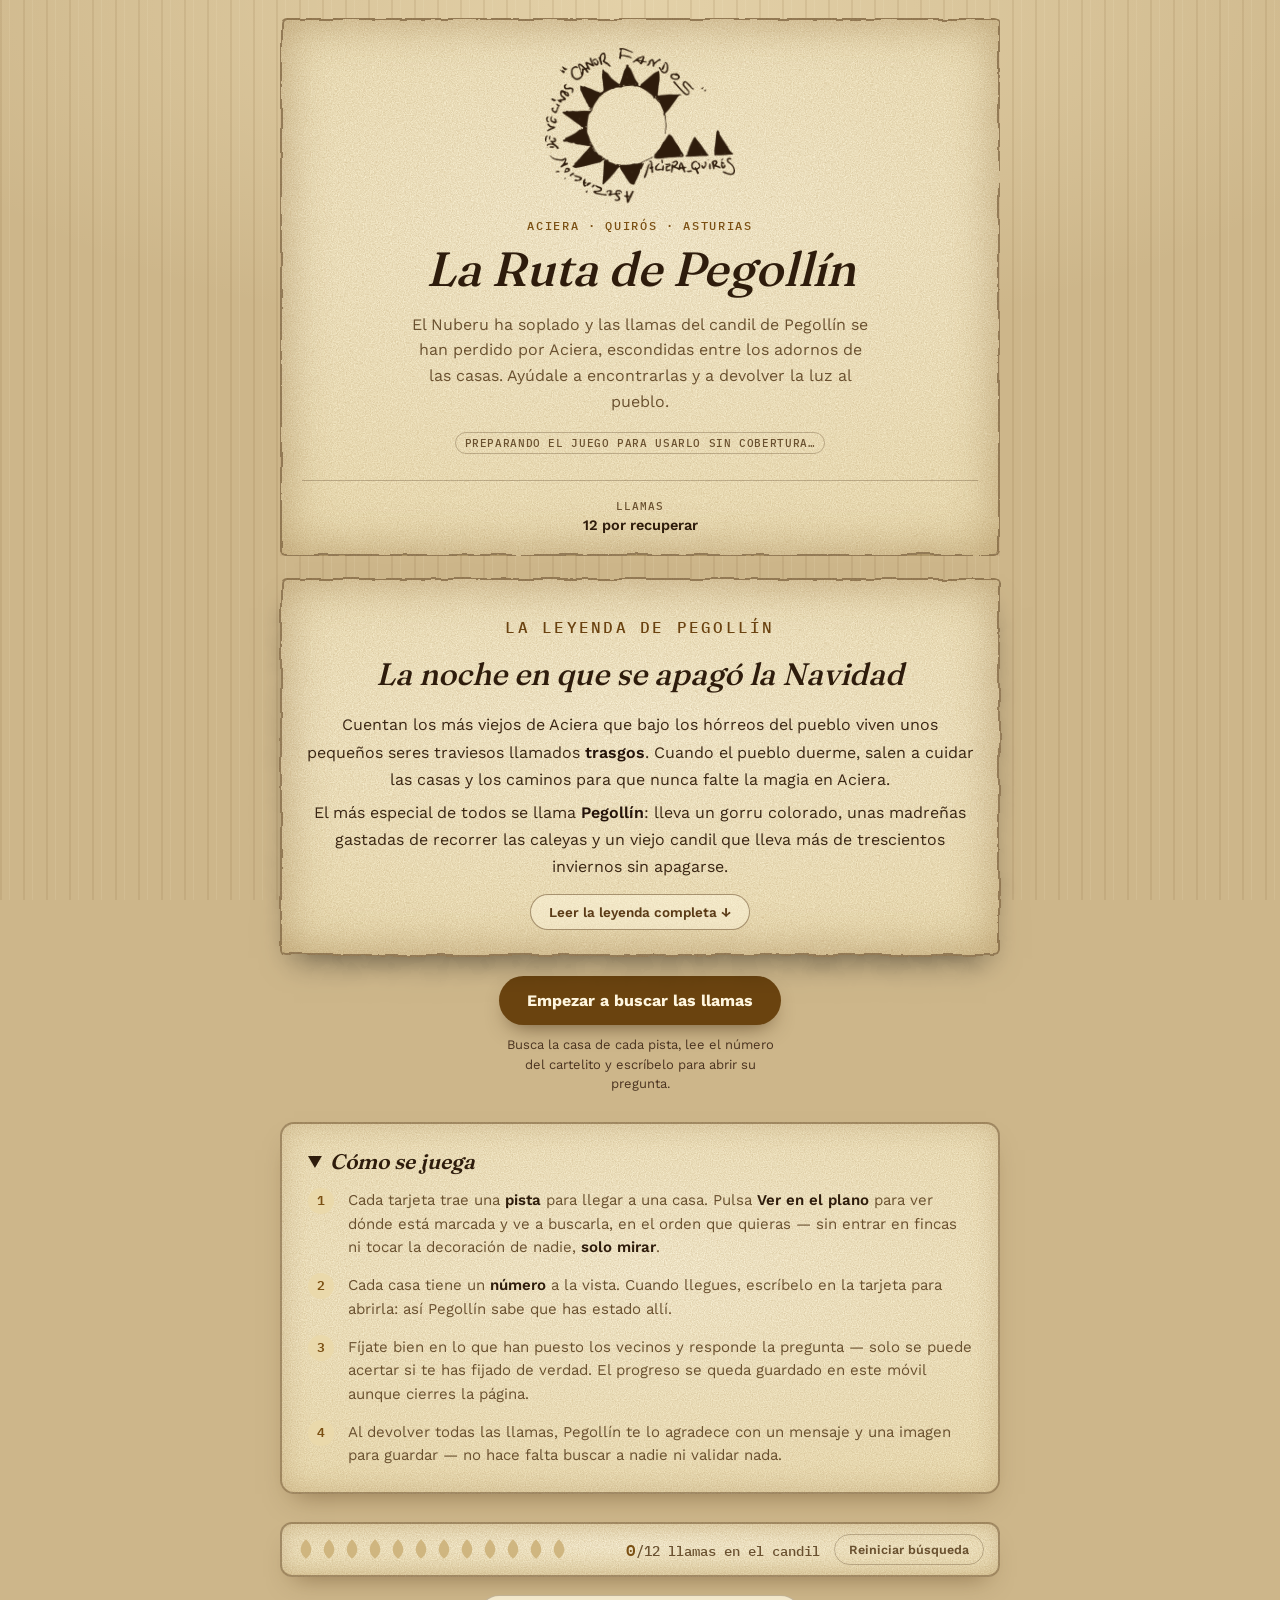
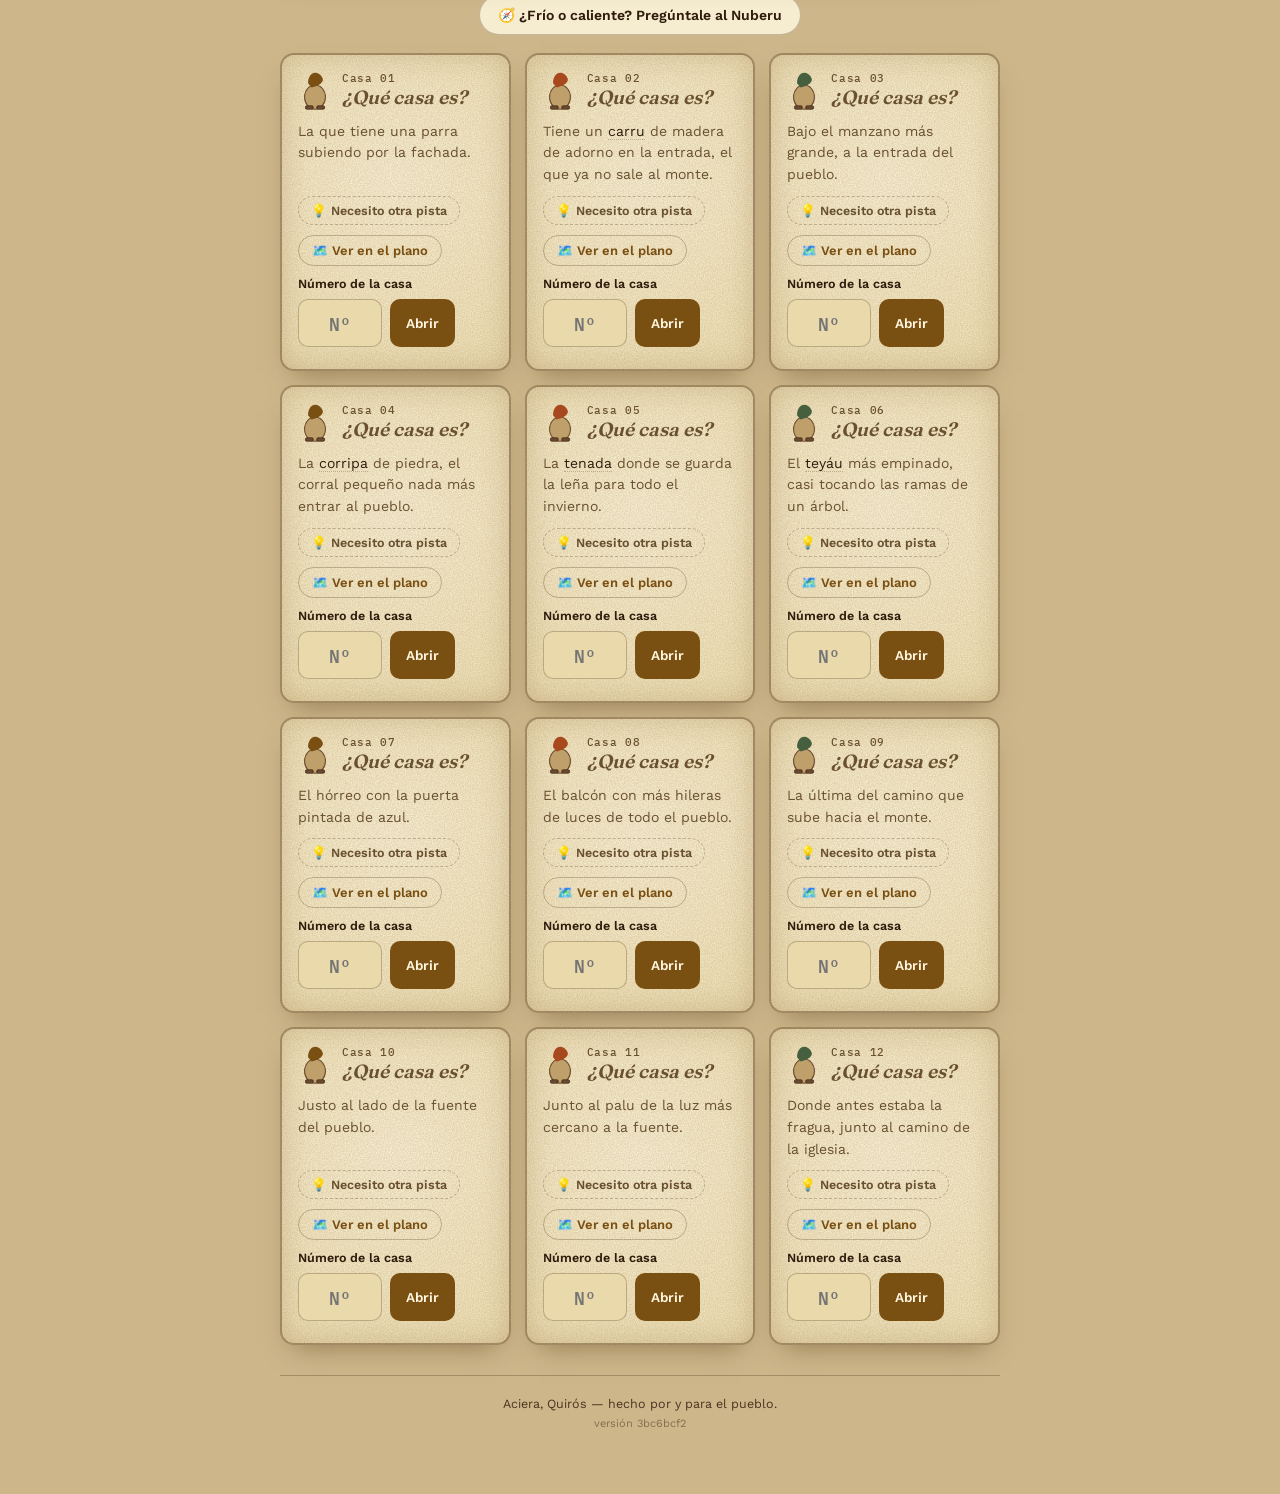
<file: index.html>
<!doctype html>
<html lang="es">
<head>
<meta charset="utf-8">
<meta name="viewport" content="width=device-width, initial-scale=1, viewport-fit=cover">
<meta name="theme-color" content="#0f1a33">
<link rel="manifest" href="manifest.webmanifest">
<link rel="icon" href="icon.svg" type="image/svg+xml">
<link rel="apple-touch-icon" href="icon-192.png">
<meta name="apple-mobile-web-app-capable" content="yes">
<meta name="apple-mobile-web-app-title" content="Pegollín">
<title>La Ruta de Pegollín</title>
<style>
@font-face {
  font-family: 'Fraunces';
  font-style: normal;
  font-weight: 300 900;
  font-display: swap;
  src: url(fonts/Fraunces-300-900-latin-ext.woff2) format('woff2');
  unicode-range: U+0100-02BA, U+02BD-02C5, U+02C7-02CC, U+02CE-02D7, U+02DD-02FF, U+0304, U+0308, U+0329, U+1D00-1DBF, U+1E00-1E9F, U+1EF2-1EFF, U+2020, U+20A0-20AB, U+20AD-20C4, U+2113, U+2C60-2C7F, U+A720-A7FF;
}
@font-face {
  font-family: 'Fraunces';
  font-style: normal;
  font-weight: 300 900;
  font-display: swap;
  src: url(fonts/Fraunces-300-900-latin.woff2) format('woff2');
  unicode-range: U+0000-00FF, U+0131, U+0152-0153, U+02BB-02BC, U+02C6, U+02DA, U+02DC, U+0304, U+0308, U+0329, U+2000-206F, U+20AC, U+2122, U+2191, U+2193, U+2212, U+2215, U+FEFF, U+FFFD;
}
@font-face {
  font-family: 'IBM Plex Mono';
  font-style: normal;
  font-weight: 500;
  font-display: swap;
  src: url(fonts/IBMPlexMono-500-latin-ext.woff2) format('woff2');
  unicode-range: U+0100-02BA, U+02BD-02C5, U+02C7-02CC, U+02CE-02D7, U+02DD-02FF, U+0304, U+0308, U+0329, U+1D00-1DBF, U+1E00-1E9F, U+1EF2-1EFF, U+2020, U+20A0-20AB, U+20AD-20C4, U+2113, U+2C60-2C7F, U+A720-A7FF;
}
@font-face {
  font-family: 'IBM Plex Mono';
  font-style: normal;
  font-weight: 500;
  font-display: swap;
  src: url(fonts/IBMPlexMono-500-latin.woff2) format('woff2');
  unicode-range: U+0000-00FF, U+0131, U+0152-0153, U+02BB-02BC, U+02C6, U+02DA, U+02DC, U+0304, U+0308, U+0329, U+2000-206F, U+20AC, U+2122, U+2191, U+2193, U+2212, U+2215, U+FEFF, U+FFFD;
}
@font-face {
  font-family: 'IBM Plex Mono';
  font-style: normal;
  font-weight: 600;
  font-display: swap;
  src: url(fonts/IBMPlexMono-600-latin-ext.woff2) format('woff2');
  unicode-range: U+0100-02BA, U+02BD-02C5, U+02C7-02CC, U+02CE-02D7, U+02DD-02FF, U+0304, U+0308, U+0329, U+1D00-1DBF, U+1E00-1E9F, U+1EF2-1EFF, U+2020, U+20A0-20AB, U+20AD-20C4, U+2113, U+2C60-2C7F, U+A720-A7FF;
}
@font-face {
  font-family: 'IBM Plex Mono';
  font-style: normal;
  font-weight: 600;
  font-display: swap;
  src: url(fonts/IBMPlexMono-600-latin.woff2) format('woff2');
  unicode-range: U+0000-00FF, U+0131, U+0152-0153, U+02BB-02BC, U+02C6, U+02DA, U+02DC, U+0304, U+0308, U+0329, U+2000-206F, U+20AC, U+2122, U+2191, U+2193, U+2212, U+2215, U+FEFF, U+FFFD;
}
@font-face {
  font-family: 'Work Sans';
  font-style: normal;
  font-weight: 400;
  font-display: swap;
  src: url(fonts/WorkSans-400-latin-ext.woff2) format('woff2');
  unicode-range: U+0100-02BA, U+02BD-02C5, U+02C7-02CC, U+02CE-02D7, U+02DD-02FF, U+0304, U+0308, U+0329, U+1D00-1DBF, U+1E00-1E9F, U+1EF2-1EFF, U+2020, U+20A0-20AB, U+20AD-20C4, U+2113, U+2C60-2C7F, U+A720-A7FF;
}
@font-face {
  font-family: 'Work Sans';
  font-style: normal;
  font-weight: 400;
  font-display: swap;
  src: url(fonts/WorkSans-400-latin.woff2) format('woff2');
  unicode-range: U+0000-00FF, U+0131, U+0152-0153, U+02BB-02BC, U+02C6, U+02DA, U+02DC, U+0304, U+0308, U+0329, U+2000-206F, U+20AC, U+2122, U+2191, U+2193, U+2212, U+2215, U+FEFF, U+FFFD;
}
@font-face {
  font-family: 'Work Sans';
  font-style: normal;
  font-weight: 500;
  font-display: swap;
  src: url(fonts/WorkSans-500-latin-ext.woff2) format('woff2');
  unicode-range: U+0100-02BA, U+02BD-02C5, U+02C7-02CC, U+02CE-02D7, U+02DD-02FF, U+0304, U+0308, U+0329, U+1D00-1DBF, U+1E00-1E9F, U+1EF2-1EFF, U+2020, U+20A0-20AB, U+20AD-20C4, U+2113, U+2C60-2C7F, U+A720-A7FF;
}
@font-face {
  font-family: 'Work Sans';
  font-style: normal;
  font-weight: 500;
  font-display: swap;
  src: url(fonts/WorkSans-500-latin.woff2) format('woff2');
  unicode-range: U+0000-00FF, U+0131, U+0152-0153, U+02BB-02BC, U+02C6, U+02DA, U+02DC, U+0304, U+0308, U+0329, U+2000-206F, U+20AC, U+2122, U+2191, U+2193, U+2212, U+2215, U+FEFF, U+FFFD;
}
@font-face {
  font-family: 'Work Sans';
  font-style: normal;
  font-weight: 600;
  font-display: swap;
  src: url(fonts/WorkSans-600-latin-ext.woff2) format('woff2');
  unicode-range: U+0100-02BA, U+02BD-02C5, U+02C7-02CC, U+02CE-02D7, U+02DD-02FF, U+0304, U+0308, U+0329, U+1D00-1DBF, U+1E00-1E9F, U+1EF2-1EFF, U+2020, U+20A0-20AB, U+20AD-20C4, U+2113, U+2C60-2C7F, U+A720-A7FF;
}
@font-face {
  font-family: 'Work Sans';
  font-style: normal;
  font-weight: 600;
  font-display: swap;
  src: url(fonts/WorkSans-600-latin.woff2) format('woff2');
  unicode-range: U+0000-00FF, U+0131, U+0152-0153, U+02BB-02BC, U+02C6, U+02DA, U+02DC, U+0304, U+0308, U+0329, U+2000-206F, U+20AC, U+2122, U+2191, U+2193, U+2212, U+2215, U+FEFF, U+FFFD;
}
@font-face {
  font-family: 'Work Sans';
  font-style: normal;
  font-weight: 700;
  font-display: swap;
  src: url(fonts/WorkSans-700-latin-ext.woff2) format('woff2');
  unicode-range: U+0100-02BA, U+02BD-02C5, U+02C7-02CC, U+02CE-02D7, U+02DD-02FF, U+0304, U+0308, U+0329, U+1D00-1DBF, U+1E00-1E9F, U+1EF2-1EFF, U+2020, U+20A0-20AB, U+20AD-20C4, U+2113, U+2C60-2C7F, U+A720-A7FF;
}
@font-face {
  font-family: 'Work Sans';
  font-style: normal;
  font-weight: 700;
  font-display: swap;
  src: url(fonts/WorkSans-700-latin.woff2) format('woff2');
  unicode-range: U+0000-00FF, U+0131, U+0152-0153, U+02BB-02BC, U+02C6, U+02DA, U+02DC, U+0304, U+0308, U+0329, U+2000-206F, U+20AC, U+2122, U+2191, U+2193, U+2212, U+2215, U+FEFF, U+FFFD;
}
</style>
<style>
  /* ---------- tokens: dark-first (this page's home is the village at night) ---------- */
  :root{
    --night:#0f1a33;
    --night-panel:#182645;
    --night-panel-2:#20325a;
    --gold:#e8b354;
    --ember:#d1683c;
    --pine:#6c8f6f;
    --ink:#f4efe1;
    --ink-dim:#b7c0d6;
    --line: rgba(244,239,225,0.14);
    --shadow: 0 18px 40px -22px rgba(0,0,0,0.6);
    --radius: 14px;
  }
  @media (prefers-color-scheme: light){
    :root:not([data-theme="dark"]){
      --night:#f1e9d8;
      --night-panel:#fbf7ec;
      --night-panel-2:#ece0c3;
      --gold:#a97423;
      --ember:#b6512e;
      --pine:#3f5c42;
      --ink:#251d12;
      --ink-dim:#5c5544;
      --line: rgba(37,29,18,0.14);
      --shadow: 0 18px 34px -24px rgba(80,60,20,0.35);
    }
  }
  :root[data-theme="light"]{
    --night:#f1e9d8;
    --night-panel:#fbf7ec;
    --night-panel-2:#ece0c3;
    --gold:#a97423;
    --ember:#b6512e;
    --pine:#3f5c42;
    --ink:#251d12;
    --ink-dim:#5c5544;
    --line: rgba(37,29,18,0.14);
    --shadow: 0 18px 34px -24px rgba(80,60,20,0.35);
  }
  :root[data-theme="dark"]{
    --night:#0f1a33;
    --night-panel:#182645;
    --night-panel-2:#20325a;
    --gold:#e8b354;
    --ember:#d1683c;
    --pine:#6c8f6f;
    --ink:#f4efe1;
    --ink-dim:#b7c0d6;
    --line: rgba(244,239,225,0.14);
    --shadow: 0 18px 40px -22px rgba(0,0,0,0.6);
  }

  *{ box-sizing:border-box; }
  body{
    background:var(--night);
    color:var(--ink);
    margin:0;
    font-family:"Work Sans", ui-sans-serif, system-ui, sans-serif;
    -webkit-font-smoothing:antialiased;
  }
  h1,h2{
    font-family:"Fraunces", Georgia, "Iowan Old Style", serif;
    text-wrap:balance;
    margin:0;
  }
  .page{ max-width:760px; margin:0 auto; padding:0 20px 64px; }

  /* ---------- hero ---------- */
  .hero{
    position:relative;
    padding:36px 4px 28px;
    text-align:center;
    overflow:hidden;
  }
  .skyline{ width:100%; height:auto; display:block; margin-bottom:8px; }
  .eyebrow{
    margin:0 0 6px;
    font-family:"IBM Plex Mono", ui-monospace, monospace;
    font-size:12px;
    letter-spacing:.14em;
    text-transform:uppercase;
    color:var(--gold);
  }
  h1{ font-size:clamp(32px,7vw,48px); font-weight:600; font-variation-settings:"opsz" 40; }
  .tagline{
    max-width:46ch;
    margin:14px auto 0;
    color:var(--ink-dim);
    font-size:16px;
    line-height:1.6;
  }
  .facts{
    display:flex;
    justify-content:center;
    gap:28px;
    flex-wrap:wrap;
    margin:26px 0 0;
    padding:18px 0 0;
    border-top:1px solid var(--line);
  }
  .facts > div{ text-align:center; }
  .facts dt{
    font-family:"IBM Plex Mono", ui-monospace, monospace;
    font-size:10.5px;
    letter-spacing:.1em;
    text-transform:uppercase;
    color:var(--ink-dim);
    margin-bottom:4px;
  }
  .facts dd{ margin:0; font-weight:600; font-size:14.5px; }

  /* ---------- leyenda ---------- */
  .legend{
    position:relative;
    margin:8px 0 28px;
    padding:30px 26px 26px;
    border-radius:var(--radius);
    border:1px solid color-mix(in srgb, var(--gold) 40%, var(--line));
    background:radial-gradient(120% 90% at 50% 0%, color-mix(in srgb, var(--gold) 14%, var(--night-panel)), var(--night-panel) 70%);
    box-shadow:var(--shadow);
  }
  .legend .eyebrow{ text-align:center; }
  .legend h2{ font-size:clamp(24px,5vw,31px); font-weight:600; text-align:center; margin-bottom:18px; }
  .legend p{ margin:0 0 14px; font-size:15.5px; line-height:1.7; color:var(--ink-dim); }
  .legend p.first::first-letter{
    font-family:"Fraunces", Georgia, serif; font-size:3.1em; font-weight:700;
    color:var(--gold); float:left; line-height:.85; padding:4px 8px 0 0;
  }
  .legend strong{ color:var(--ink); font-weight:600; }
  .legend .skip{ text-align:center; margin:-8px 0 20px; font-size:13px; }
  .legend .skip a{ color:var(--gold); text-decoration:none; border-bottom:1px dotted var(--line); }
  .legend .beat{ color:var(--ink); font-family:"Fraunces", Georgia, serif; font-size:17px; margin:22px 0 16px; text-wrap:balance; }
  .legend .speech{ color:var(--ink); font-style:italic; padding-left:14px; border-left:2px solid var(--gold); }
  .legend .closing{ text-align:center; font-style:italic; margin-top:22px; }
  .legend .oath{
    margin:20px 0 0; padding-top:18px; border-top:1px solid var(--line);
    text-align:center; font-family:"Fraunces", Georgia, serif; font-size:19px;
    font-weight:600; color:var(--gold); line-height:1.4; text-wrap:balance;
  }

  /* ---------- candado: número de la casa ---------- */
  .lock{ display:flex; flex-direction:column; gap:8px; }
  .lock label{ font-size:12.5px; font-weight:600; color:var(--ink); }
  .lock-row{ display:flex; gap:8px; }
  .lock input{
    width:84px; flex:none; text-align:center;
    font-family:"IBM Plex Mono", monospace; font-size:18px; font-weight:600;
    color:var(--ink); background:var(--night-panel-2);
    border:1px solid var(--line); border-radius:10px; padding:8px; min-height:42px;
  }
  .lock input:focus-visible{ outline:2px solid var(--gold); outline-offset:2px; }
  .lock input.wrong{ border-color:var(--ember); animation:shake .3s; }
  .lock button{
    font-family:"Work Sans", sans-serif; font-size:13.5px; font-weight:600;
    color:var(--night); background:var(--gold); border:none; border-radius:10px;
    padding:0 16px; min-height:42px; cursor:pointer;
  }
  .lock button:hover{ filter:brightness(1.06); }
  .lock-msg{ margin:0; font-size:12.5px; color:var(--ember); }
  .map-link{
    align-self:flex-start; font-size:13px; font-weight:600; color:var(--gold);
    text-decoration:none; border:1px solid var(--line); border-radius:999px; padding:7px 13px;
  }
  .map-link{ background:transparent; font-family:"Work Sans", sans-serif; cursor:pointer; }
  .map-link:hover{ border-color:var(--gold); }
  .card.locked .card-name{ color:var(--ink-dim); }

  /* ---------- how to play ---------- */
  .howto{
    background:var(--night-panel);
    border:1px solid var(--line);
    border-radius:var(--radius);
    padding:24px 26px;
    margin:28px 0;
    box-shadow:var(--shadow);
  }
  .howto h2{ font-size:21px; font-weight:600; margin-bottom:14px; }
  .howto ol{ margin:0; padding-left:0; list-style:none; display:grid; gap:14px; }
  .howto li{ display:flex; gap:14px; align-items:baseline; line-height:1.55; font-size:15px; color:var(--ink-dim); }
  .howto li::before{
    counter-increment:step;
    content: counter(step);
    flex:none;
    width:26px; height:26px;
    border-radius:50%;
    background:var(--night-panel-2);
    color:var(--gold);
    font-family:"IBM Plex Mono", monospace;
    font-size:12.5px;
    font-weight:600;
    display:flex; align-items:center; justify-content:center;
  }
  .howto ol{ counter-reset:step; }
  .howto li > span{ flex:1; min-width:0; }
  .howto strong{ color:var(--ink); font-weight:600; }

  /* ---------- route ---------- */
  .route{ margin:28px 0; }
  .route h2{ font-size:21px; font-weight:600; margin-bottom:6px; }
  .route-note{ margin:0 0 16px; color:var(--ink-dim); font-size:13.5px; line-height:1.55; max-width:52ch; }
  /* ---------- progress ---------- */
  .progress{
    position:sticky; top:0; z-index:5;
    display:flex; align-items:center; gap:14px; flex-wrap:wrap;
    background:linear-gradient(var(--night) 78%, transparent);
    padding:14px 0 10px;
    margin-bottom:4px;
  }
  .lights{ display:flex; gap:3px; flex:1 1 auto; min-width:160px; }
  .bulb{
    width:20px; height:24px; flex:none;
    color:var(--night-panel-2);
    opacity:.55;
    transition:color .25s ease, opacity .25s ease, transform .25s ease;
  }
  .bulb svg{ width:100%; height:100%; display:block; }
  .bulb.lit{ color:var(--gold); opacity:1; transform:translateY(-2px); }
  .progress-count{
    margin:0;
    font-family:"IBM Plex Mono", monospace;
    font-variant-numeric:tabular-nums;
    font-size:14px;
    color:var(--ink-dim);
    white-space:nowrap;
  }
  .progress-count b{ color:var(--gold); font-size:16px; }
  .reset{
    font-family:"Work Sans", sans-serif;
    font-size:12.5px;
    font-weight:600;
    color:var(--ink-dim);
    background:transparent;
    border:1px solid var(--line);
    border-radius:999px;
    padding:7px 14px;
    cursor:pointer;
    white-space:nowrap;
  }
  .reset:hover{ border-color:var(--ember); color:var(--ember); }
  .reset:focus-visible, .card:focus-visible, .toggle:focus-visible{
    outline:2px solid var(--gold); outline-offset:2px;
  }

  /* ---------- pegollín grid ---------- */
  .grid{
    display:grid;
    grid-template-columns:repeat(auto-fill, minmax(210px,1fr));
    gap:14px;
    margin:18px 0 8px;
  }
  .card{
    background:var(--night-panel);
    border:1px solid var(--line);
    border-radius:var(--radius);
    padding:16px 16px 14px;
    box-shadow:var(--shadow);
    display:flex;
    flex-direction:column;
    gap:10px;
    transition:transform .15s ease, border-color .2s ease;
  }
  .card.found{ border-color:color-mix(in srgb, var(--gold) 55%, var(--line)); }
  .card-top{ display:flex; align-items:flex-start; gap:10px; }
  .num{
    font-family:"IBM Plex Mono", monospace;
    font-size:11px;
    color:var(--ink-dim);
    letter-spacing:.06em;
  }
  .pegollin-icon{ width:34px; height:40px; flex:none; }
  .card:nth-child(3n+1) .pegollin-icon{ color:var(--gold); }
  .card:nth-child(3n+2) .pegollin-icon{ color:var(--ember); }
  .card:nth-child(3n) .pegollin-icon{ color:var(--pine); }
  .card-name{ font-family:"Fraunces", serif; font-size:19px; font-weight:600; margin:0; }
  .clue{ margin:0; font-size:14px; line-height:1.55; color:var(--ink-dim); flex:1; }
  .clue em{ color:var(--ink); font-style:normal; border-bottom:1px dotted var(--line); }
  .quiz{ margin-top:2px; }
  .quiz-q{
    margin:0 0 8px;
    font-size:13.5px;
    font-weight:600;
    color:var(--ink);
  }
  .options{ display:flex; flex-wrap:wrap; gap:8px; }
  .opt{
    display:flex; align-items:center; gap:7px;
    font-family:"Work Sans", sans-serif;
    font-size:13.5px;
    font-weight:600;
    color:var(--ink-dim);
    background:var(--night-panel-2);
    border:1px solid var(--line);
    border-radius:10px;
    padding:10px 13px;
    min-height:40px;
    cursor:pointer;
  }
  .opt:hover{ border-color:var(--gold); color:var(--ink); }
  .swatch{
    width:16px; height:16px; border-radius:50%; flex:none;
    box-shadow: inset 0 0 0 1px var(--line), 0 0 0 1px var(--night-panel);
  }
  .opt-emoji{ font-size:16px; line-height:1; }
  .opt.wrong{ border-color:var(--ember); color:var(--ember); animation:shake .3s; }
  @keyframes shake{
    25%{ transform:translateX(-3px); } 75%{ transform:translateX(3px); }
  }
  .found-note{
    margin:0; font-size:13.5px; font-weight:600; color:var(--gold);
    display:flex; align-items:center; gap:8px; flex-wrap:wrap;
  }
  .card.just-found{ animation:pop .45s ease; }
  @keyframes pop{
    0%{ transform:scale(1); } 35%{ transform:scale(1.035); } 100%{ transform:scale(1); }
  }
  .undo{
    font-family:"Work Sans", sans-serif;
    font-size:11.5px; font-weight:600;
    color:var(--ink-dim);
    background:none; border:none; padding:0;
    text-decoration:underline;
    cursor:pointer;
  }
  .undo:hover{ color:var(--ember); }
  @media (prefers-reduced-motion: reduce){ .opt.wrong, .card.just-found{ animation:none; } }

  /* ---------- finish banner ---------- */
  .finish{
    margin:26px 0 8px;
    padding:26px;
    text-align:center;
    border-radius:var(--radius);
    background:linear-gradient(180deg, color-mix(in srgb, var(--gold) 16%, var(--night-panel)), var(--night-panel));
    border:1px solid color-mix(in srgb, var(--gold) 45%, var(--line));
    box-shadow:var(--shadow);
  }
  .finish h2{ font-size:24px; margin-bottom:8px; }
  .finish p{ margin:0; color:var(--ink-dim); max-width:44ch; margin-inline:auto; line-height:1.6; }
  .finish-row{ display:flex; justify-content:center; gap:6px; margin-bottom:10px; }
  .finish-row span{ width:20px; height:24px; color:var(--gold); }
  .finish-row span svg{ width:100%; height:100%; display:block; }
  .finish.just-complete{ animation:finishPop .5s ease; }
  .finish.just-complete .finish-row span{ animation:finishBounce .6s ease backwards; }
  .finish.just-complete .finish-row span:nth-child(2){ animation-delay:.06s; }
  .finish.just-complete .finish-row span:nth-child(3){ animation-delay:.12s; }
  .finish.just-complete .finish-row span:nth-child(4){ animation-delay:.18s; }
  .finish.just-complete .finish-row span:nth-child(5){ animation-delay:.24s; }
  @keyframes finishPop{ 0%{ transform:scale(.97); opacity:.4; } 100%{ transform:scale(1); opacity:1; } }
  @keyframes finishBounce{ 0%{ transform:translateY(-10px) scale(.6); opacity:0; } 100%{ transform:translateY(0) scale(1); opacity:1; } }
  @media (prefers-reduced-motion: reduce){
    .finish.just-complete, .finish.just-complete .finish-row span{ animation:none; }
  }
  .final-message{
    margin:16px auto 0; max-width:42ch; text-align:center;
    background:var(--night-panel-2); border-radius:12px; padding:18px 20px;
  }
  .fm-title{
    margin:0 0 8px; font-family:"Fraunces", Georgia, serif; font-weight:600;
    font-size:17px; color:var(--gold);
  }
  .fm-body{ margin:0; font-size:14px; line-height:1.6; color:var(--ink); }
  .fm-sign{
    margin:12px 0 0; font-family:"IBM Plex Mono", monospace; font-size:10.5px;
    letter-spacing:.08em; text-transform:uppercase; color:var(--ink-dim);
  }
  .share-wrap{ margin-top:18px; }
  #shareCanvas{ display:none; }
  .share-btn{
    font-family:"Work Sans", sans-serif; font-weight:600; font-size:13px;
    color:var(--night); background:var(--gold); border:none; border-radius:999px;
    padding:11px 20px; cursor:pointer;
  }
  .share-btn:hover{ filter:brightness(1.06); }
  .share-btn:disabled{ opacity:.55; cursor:default; }

  /* ---------- llamas, Nuberu, candil final ---------- */
  .bulb.lit svg{ animation:flicker 2.4s ease-in-out infinite; transform-origin:50% 90%; }
  @keyframes flicker{ 0%,100%{ transform:scale(1) rotate(0); } 30%{ transform:scale(1.08,.96) rotate(-2deg); } 60%{ transform:scale(.96,1.06) rotate(2deg); } }
  .finish-row.candil-row{ display:block; margin-bottom:6px; }
  .candil-svg{ width:min(260px,70%); height:auto; display:block; margin:0 auto; overflow:visible; }
  .candil-svg .cf{ fill:var(--gold); transform-box:fill-box; transform-origin:50% 90%; }
  .candil-svg .glow{ fill:var(--gold); opacity:.16; }
  .finish.just-complete .candil-svg .cf{ animation:cfIn .55s cubic-bezier(.2,1.4,.4,1) backwards, flicker 2.4s ease-in-out .9s infinite; }
  .finish.just-complete .candil-svg .glow{ animation:glowIn 2.6s ease-out backwards; }
  @keyframes cfIn{ 0%{ transform:translateY(-70px) scale(.2); opacity:0; } 100%{ transform:translateY(0) scale(1); opacity:1; } }
  @keyframes glowIn{ 0%{ opacity:0; } 100%{ opacity:.16; } }
  .finish .guardian{
    display:inline-block; margin:2px 0 12px; padding:6px 16px; border-radius:999px;
    font-family:"IBM Plex Mono", monospace; font-size:11.5px; letter-spacing:.12em; text-transform:uppercase;
    color:var(--night); background:var(--gold);
  }
  .fm-label{ margin:0 0 8px; font-family:"IBM Plex Mono", monospace; font-size:10.5px; letter-spacing:.1em; text-transform:uppercase; color:var(--ink-dim); }
  .nuberu-final{ margin:16px auto 0; max-width:42ch; text-align:left; display:flex; gap:12px; align-items:flex-start; background:color-mix(in srgb, #7f93b8 18%, var(--night-panel)); border:1px solid var(--line); border-radius:12px; padding:14px 16px; }
  .nuberu-final .nb-cloud, .toast .nb-cloud{ font-size:26px; line-height:1; flex:none; }
  .nuberu-final p{ margin:0; font-size:13.5px; line-height:1.55; color:var(--ink); max-width:none; }
  .nuberu-final b, .toast .who{ display:block; font-family:"IBM Plex Mono", monospace; font-size:10.5px; letter-spacing:.1em; text-transform:uppercase; color:var(--ink-dim); margin-bottom:3px; font-weight:600; }
  .name-wrap{ margin-top:16px; }
  .name-wrap input{ font-family:"Work Sans", sans-serif; font-size:14px; color:var(--ink); background:var(--night-panel-2); border:1px solid var(--line); border-radius:10px; padding:10px 12px; width:min(260px,100%); text-align:center; }
  .name-wrap label{ display:block; font-size:12.5px; color:var(--ink-dim); margin-bottom:6px; }
  .toast{
    position:fixed; left:12px; right:12px; bottom:14px; z-index:30; max-width:480px; margin:0 auto;
    display:flex; gap:12px; align-items:flex-start;
    background:var(--night-panel); color:var(--ink); border:1px solid var(--gold); border-radius:14px;
    padding:12px 14px; box-shadow:var(--shadow); font-size:14px; line-height:1.5;
    opacity:0; transform:translateY(16px); pointer-events:none; transition:opacity .25s ease, transform .25s ease;
  }
  .toast.show{ opacity:1; transform:none; pointer-events:auto; }
  .toast.nuberu{ border-color:#7f93b8; background:color-mix(in srgb, #7f93b8 22%, var(--night-panel)); }
  .toast .who{ margin-bottom:2px; }
  .toast .tx{ flex:1; }
  .toast .x{ background:none; border:none; color:var(--ink-dim); font-size:18px; line-height:1; cursor:pointer; padding:0 2px; }
  @media (prefers-reduced-motion: reduce){
    .bulb.lit svg, .finish.just-complete .candil-svg .cf, .finish.just-complete .candil-svg .glow{ animation:none; }
    .toast{ transition:none; }
  }

  /* ---------- leyenda en pergamino (el papel es el mismo en tema claro y oscuro, como el cartel) ---------- */
  .legend{ position:relative; isolation:isolate; background:none; border:none; box-shadow:none; padding:36px 26px 26px; color:#3a2614; }
  .legend::before{
    content:""; position:absolute; inset:0; z-index:-1; border-radius:6px;
    background:
      url("data:image/svg+xml;utf8,<svg xmlns='http://www.w3.org/2000/svg' width='240' height='240'><filter id='n'><feTurbulence type='fractalNoise' baseFrequency='.85' numOctaves='2' seed='4'/><feColorMatrix values='0 0 0 0 .42  0 0 0 0 .28  0 0 0 0 .1  0 0 0 .5 -.08'/></filter><rect width='100%25' height='100%25' filter='url(%23n)'/></svg>"),
      radial-gradient(120% 90% at 50% 40%, #faf2d9 0%, #f1e4bd 70%, #e7d3a0 100%);
    border:2px solid rgba(92,60,25,.6);
    box-shadow:inset 0 0 40px 6px rgba(130,90,40,.34), 0 16px 30px -14px rgba(0,0,0,.55);
    filter:url(#rough);
  }
  .legend .eyebrow{ color:#6a4210; }
  .legend h2{ font-style:italic; font-weight:500; color:#2e1c0c; }
  .legend p{ color:#3a2614; text-align:center; font-size:16px; }
  .legend p.first::first-letter{ float:none; font-size:inherit; font-weight:inherit; color:inherit; padding:0; line-height:inherit; font-family:inherit; }
  .legend strong{ color:#24130a; }
  .legend .beat{ color:#2e1c0c; font-style:italic; font-weight:500; margin:26px 0 16px; }
  .legend .beat::before{ content:"\2726"; display:block; color:#a97423; font-style:normal; font-size:14px; margin-bottom:6px; }
  .legend .speech{ border-left:none; padding-left:0; font-style:italic; color:#5a2f10; }
  .legend .oath{ color:#7a4210; border-top:1px solid rgba(92,60,25,.35); }
  .legend .legend-toggle{ color:#5a3a16; border-color:rgba(92,60,25,.5); background:rgba(255,248,225,.45); }
  .legend .legend-toggle:hover{ border-color:#a97423; }
  .legend-body.collapsed > p.first{ -webkit-line-clamp:8; line-clamp:8; }

  /* ---------- entrada corta ---------- */
  .legend-body.collapsed > p:not(.first):not(.second){ display:none; }
  .legend-body.collapsed > p.first{
    display:-webkit-box; -webkit-line-clamp:7; line-clamp:7; -webkit-box-orient:vertical; overflow:hidden; margin-bottom:6px;
  }
  .legend-body.collapsed > p.first::first-letter{ float:none; font-size:inherit; font-weight:inherit; color:inherit; padding:0; line-height:inherit; font-family:inherit; }
  .legend-toggle{
    display:block; margin:10px auto 0; font-family:"Work Sans", sans-serif; font-size:13.5px; font-weight:600;
    color:var(--gold); background:transparent; border:1px solid var(--line); border-radius:999px; padding:9px 18px; cursor:pointer;
  }
  .legend-toggle:hover{ border-color:var(--gold); }
  .cta-wrap{ text-align:center; margin:-8px 0 26px; }
  .cta{
    display:inline-block; font-family:"Work Sans", sans-serif; font-weight:700; font-size:16px; text-decoration:none;
    color:var(--night); background:var(--gold); border-radius:999px; padding:15px 28px; box-shadow:var(--shadow);
  }
  .cta:hover{ filter:brightness(1.06); }
  .cta-sub{ margin:10px auto 0; max-width:36ch; font-size:13px; line-height:1.5; color:var(--ink-dim); }
  .howto details{ background:none; border:none; padding:0; margin:0; }
  .howto summary{ cursor:pointer; font-family:"Fraunces", Georgia, serif; font-size:21px; font-weight:600; color:var(--ink); }
  .howto details[open] summary{ margin-bottom:14px; }
  .hint-btn{
    align-self:flex-start; font-family:"Work Sans", sans-serif; font-size:12.5px; font-weight:600; color:var(--ink-dim);
    background:transparent; border:1px dashed var(--line); border-radius:999px; padding:6px 12px; cursor:pointer;
  }
  .hint-btn:hover{ border-color:var(--gold); color:var(--ink); }
  .hint2 p{ margin:0; }
  .hint-photo{ display:block; width:100%; height:auto; border-radius:8px; margin-top:8px; border:1px solid var(--line); }
  .hint2{ margin:0; font-size:13.5px; line-height:1.55; color:var(--ink); background:var(--night-panel-2); border-radius:10px; padding:9px 12px; }

  /* ---------- footer ---------- */
  .foot{ margin-top:30px; border-top:1px solid var(--line); padding-top:20px; }
  details{
    background:var(--night-panel);
    border:1px solid var(--line);
    border-radius:10px;
    padding:12px 16px;
    margin-bottom:16px;
  }
  summary{ cursor:pointer; font-weight:600; font-size:13.5px; color:var(--ink); }
  details p, details ol{ color:var(--ink-dim); font-size:13.5px; line-height:1.6; }
  .credit{ font-size:12.5px; color:var(--ink-dim); text-align:center; margin:0; }

  @media (prefers-reduced-motion: reduce){
    .bulb, .card{ transition:none; }
  }

  /* ---------- mundo pergamino: mesa de madera + hojas de papel (igual en tema claro y oscuro) ---------- */
  :root:root:root{
    --night:#cdb68a; --night-panel:#f6ecd0; --night-panel-2:#ead9ab;
    --gold:#7a4f12; --ember:#a8481f; --pine:#46603f;
    --ink:#2e1c0c; --ink-dim:#69502f; --line:rgba(70,45,20,.28);
    --shadow:0 14px 26px -14px rgba(80,50,15,.5);
    --paper-noise:url("data:image/svg+xml;utf8,<svg xmlns='http://www.w3.org/2000/svg' width='240' height='240'><filter id='n'><feTurbulence type='fractalNoise' baseFrequency='.85' numOctaves='2' seed='4'/><feColorMatrix values='0 0 0 0 .42  0 0 0 0 .28  0 0 0 0 .1  0 0 0 .5 -.08'/></filter><rect width='100%25' height='100%25' filter='url(%23n)'/></svg>");
    --paper:var(--paper-noise), radial-gradient(120% 90% at 50% 40%, #faf2d9 0%, #f1e4bd 70%, #e7d3a0 100%);
  }
  body{
    background-color:#cdb68a;
    background-image:
      repeating-linear-gradient(90deg, rgba(110,75,30,.10) 0 2px, transparent 2px 9px, rgba(255,245,215,.10) 9px 10px, transparent 10px 23px),
      radial-gradient(90% 55% at 50% 0%, rgba(255,242,205,.45), transparent 70%);
    background-attachment:fixed;
  }
  .page{ padding-top:18px; }
  h1, .howto summary, .card-name{ font-style:italic; }
  h1{ font-weight:500; }

  /* hojas: cabecera y leyenda llevan el borde roto; el resto, papel liso */
  .hero{ position:relative; isolation:isolate; margin:0 0 22px; padding:30px 22px 22px; }
  .hero::before{
    content:""; position:absolute; inset:0; z-index:-1; border-radius:6px; background:var(--paper);
    border:2px solid rgba(92,60,25,.6); box-shadow:inset 0 0 40px 6px rgba(130,90,40,.34), var(--shadow); filter:url(#rough);
  }
  .howto, .card, .finish, .progress, .foot details, .toast, .geo-out{ background:var(--paper); }
  .howto, .card, .finish{ border:2px solid rgba(92,60,25,.5); box-shadow:inset 0 0 26px 2px rgba(130,90,40,.22), var(--shadow); }
  .card.found{ border-color:#a9791e; }
  .progress{
    border:2px solid rgba(92,60,25,.5); border-radius:12px; padding:10px 14px; margin:14px 0;
    box-shadow:inset 0 0 20px 2px rgba(130,90,40,.22), var(--shadow);
  }
  .bulb{ color:#cdb27a; opacity:.9; } .bulb.lit{ color:#e0861a; }
  .candil-svg .cf{ fill:#e0861a; } .candil-svg .glow{ fill:#f3b43f; }

  .pegollin-icon ellipse{ fill:#bfa06a; stroke:#6b4a30; stroke-width:1.2; }
  .pegollin-icon rect{ stroke:#3a2614; stroke-width:.8; }

  /* botones dorados: tinta clara sobre el dorado oscuro */
  .cta, .lock button, .share-btn, .finish .guardian{ color:#fff6df; }
  .cta-sub{ color:#4a3320; }
  .cta{ background:#6a430f; color:#fff6df; box-shadow:0 10px 22px -10px rgba(60,35,10,.7); }
  .foot .credit{ color:#4a3320; }
  .foot{ border-top-color:rgba(70,45,20,.3); }

  /* ---------- mapa incrustado ---------- */
  dialog.mapdlg{ border:1px solid var(--line); border-radius:var(--radius); background:var(--night-panel); color:var(--ink); padding:14px; width:min(96vw,720px); max-height:94vh; }
  dialog.mapdlg::backdrop{ background:rgba(0,0,0,.6); }
  .mapdlg h3{ margin:0 0 4px; font-family:"Fraunces", serif; font-size:19px; }
  .mapdlg .md-note{ margin:0 0 10px; font-size:13px; color:var(--ink-dim); line-height:1.5; }
  .mapdlg svg{ width:100%; height:auto; max-height:62vh; display:block; background:var(--night); border-radius:8px; touch-action:pan-x pan-y pinch-zoom; }
  .mapdlg .md-row{ display:flex; gap:8px; flex-wrap:wrap; margin-top:10px; }
  .mapdlg .md-row button{ font-family:"Work Sans", sans-serif; font-size:13px; font-weight:600; color:var(--ink); background:var(--night-panel-2); border:1px solid var(--line); border-radius:999px; padding:9px 14px; cursor:pointer; }
  .mapdlg .md-row button.primary{ background:var(--gold); color:var(--night); border-color:transparent; }
  .mapdlg .b{ fill:var(--night-panel-2); stroke:var(--line); stroke-width:1; opacity:.8; }
  .mapdlg .b.house{ stroke:var(--pine); } .mapdlg .b.barn{ stroke:var(--ember); }
  .mapdlg .rd{ fill:none; stroke:var(--ink-dim); stroke-linecap:round; stroke-linejoin:round; }
  .mapdlg .rd.main{ stroke-width:3.4; } .mapdlg .rd.res{ stroke-width:2.1; opacity:.85; } .mapdlg .rd.min{ stroke-width:1.3; stroke-dasharray:2.5 3; opacity:.6; }
  .mapdlg .lm text{ font-family:"IBM Plex Mono", monospace; font-size:7px; fill:var(--ink-dim); }
  .mapdlg .lm circle{ fill:var(--ink); }
  .mapdlg .pin-dot{ fill:var(--ember); stroke:var(--ink); stroke-width:2.5; }
  .mapdlg .pin-pulse{ fill:var(--ember); opacity:.35; transform-box:fill-box; transform-origin:center; animation:mpulse 1.6s ease-out infinite; }
  @keyframes mpulse{ 0%{ transform:scale(.6); opacity:.5; } 100%{ transform:scale(2.6); opacity:0; } }
  .mapdlg .sp circle{ fill:var(--ink); stroke:var(--night); stroke-width:2; }
  .mapdlg .sp text, .mapdlg .pin-star{ font-family:"IBM Plex Mono", monospace; font-size:9px; font-weight:600; text-anchor:middle; dominant-baseline:central; }
  .mapdlg .sp text{ fill:var(--night); } .mapdlg .pin-star{ fill:var(--night); font-size:11px; }
  .mapdlg .gps-dot{ fill:#5b8cf0; stroke:#fff; stroke-width:1.8; }
  .mapdlg .gps-ring{ fill:#5b8cf0; opacity:.3; }
  @media (prefers-reduced-motion: reduce){ .mapdlg .pin-pulse{ animation:none; } }
  .install{ position:static; max-width:560px; margin:14px auto 0; background:var(--night-panel); border:1px solid var(--line); border-radius:var(--radius); padding:12px 14px; font-size:13px; line-height:1.5; color:var(--ink-dim); display:none; }
  .install b{ color:var(--gold); }
  .install .ir{ display:flex; gap:8px; margin-top:8px; flex-wrap:wrap; }
  .install button{ font-family:"Work Sans", sans-serif; font-size:13px; font-weight:600; border-radius:999px; padding:8px 14px; cursor:pointer; border:1px solid var(--line); background:var(--night-panel-2); color:var(--ink); }
  .install button.primary{ background:var(--gold); color:var(--night); border-color:transparent; }
  .offline-chip{ display:inline-block; font-family:"IBM Plex Mono", monospace; font-size:10.5px; letter-spacing:.06em; text-transform:uppercase; padding:3px 9px; border-radius:999px; border:1px solid var(--line); color:var(--ink-dim); }
  .offline-chip.ready{ color:var(--pine); border-color:var(--pine); }

  .logo{ width:min(190px,48%); aspect-ratio:800/656; margin:0 auto 14px; background:var(--ink);
    -webkit-mask:url(logo-asociacion.png) center/contain no-repeat; mask:url(logo-asociacion.png) center/contain no-repeat; }

  .geo{ margin:18px 0 6px; text-align:center; }
  .geo-btn{ font-family:"Work Sans", sans-serif; font-size:14px; font-weight:600; color:var(--ink); background:var(--night-panel); border:1px solid var(--line); border-radius:999px; padding:11px 18px; cursor:pointer; }
  .geo-btn:hover{ border-color:#7f93b8; }
  .geo-out{ margin:12px auto 0; max-width:44ch; text-align:left; display:flex; gap:12px; align-items:flex-start; background:color-mix(in srgb, #7f93b8 18%, var(--night-panel)); border:1px solid var(--line); border-radius:12px; padding:12px 14px; font-size:14px; line-height:1.5; }
  .geo-out[hidden]{ display:none; }
  .install button.primary, .mapdlg .md-row button.primary{ color:#fff6df; }
  .geo-out .em{ font-size:26px; line-height:1; flex:none; }
  .geo-out small{ display:block; margin-top:4px; color:var(--ink-dim); font-size:12px; }

  .mapwrap{ position:relative; border:3px double #6b4a30; border-radius:10px; overflow:hidden; background:#e8d9b0; }
  .mapwrap::after{ content:""; position:absolute; inset:0; pointer-events:none; box-shadow:inset 0 0 55px 6px rgba(92,58,20,.55); border-radius:7px; }
  .mapdlg svg{ background:#e8d9b0; border-radius:0; max-height:60vh; }
  .mapdlg .b{ fill:#d3bd8e; stroke:#6b4a30; stroke-width:.9; opacity:1; }
  .mapdlg .b.house{ fill:#c9a878; stroke:#5a3d22; } .mapdlg .b.barn{ fill:#bf9266; stroke:#5a3d22; }
  .mapdlg .rd{ stroke:#8a6a45; }
  .mapdlg .rd.main{ stroke-width:3.6; stroke:#7a5a38; } .mapdlg .rd.res{ stroke-width:2.2; opacity:1; } .mapdlg .rd.min{ stroke-width:1.2; stroke-dasharray:3 3; opacity:.9; }
  .mapdlg .lm text{ font-family:"Fraunces", Georgia, serif; font-style:italic; font-size:7.5px; fill:#4a3320; paint-order:stroke; stroke:#e8d9b0; stroke-width:2.4px; }
  .mapdlg .lm circle{ fill:#4a3320; }
  .mapdlg .sp circle{ fill:#5a3d22; stroke:#e8d9b0; stroke-width:2; }
  .mapdlg .sp text{ fill:#f4e8c8; }
  .mapdlg .lantern-glow{ fill:#f3b43f; opacity:.35; transform-box:fill-box; transform-origin:center; animation:mpulse 1.8s ease-out infinite; }
  .mapdlg .deco text{ font-family:"Fraunces", Georgia, serif; font-weight:700; fill:#4a3320; text-anchor:middle; }
  .mapdlg .deco .ink{ stroke:#4a3320; fill:none; stroke-linecap:round; stroke-linejoin:round; }
  .mapdlg .deco .solid{ fill:#4a3320; }
</style>
</head>
<body>
<div class="page">

  <header class="hero">
    <div class="logo" role="img" aria-label="Logotipo de la Asociación de Vecinos Candor Fandos, Aciera-Quirós"></div>

    <p class="eyebrow">Aciera · Quirós · Asturias</p>
    <h1>La Ruta de Pegollín</h1>
    <p class="tagline">El Nuberu ha soplado y las llamas del candil de Pegollín se han perdido por Aciera, escondidas entre los adornos de las casas. Ayúdale a encontrarlas y a devolver la luz al pueblo.</p>

    <p style="margin:18px 0 0"><span class="offline-chip" id="offlineChip">Preparando el juego para usarlo sin cobertura…</span></p>

    <dl class="facts">
      <div><dt>Llamas</dt><dd>12 por recuperar</dd></div>
    </dl>
  </header>

  <svg width="0" height="0" style="position:absolute" aria-hidden="true" focusable="false">
    <filter id="rough" x="-3%" y="-3%" width="106%" height="106%">
      <feTurbulence type="fractalNoise" baseFrequency=".035" numOctaves="3" seed="9" result="t"/>
      <feDisplacementMap in="SourceGraphic" in2="t" scale="6" xChannelSelector="R" yChannelSelector="G"/>
    </filter>
  </svg>
  <section class="legend" aria-labelledby="legendTitle">
    <p class="eyebrow">La leyenda de Pegollín</p>
    <h2 id="legendTitle">La noche en que se apagó la Navidad</h2>

    <div class="legend-body collapsed" id="legendBody">
    <p class="first">Cuentan los más viejos de Aciera que bajo los hórreos del pueblo viven unos pequeños seres traviesos llamados <strong>trasgos</strong>. Cuando el pueblo duerme, salen a cuidar las casas y los caminos para que nunca falte la magia en Aciera.</p>
    <p class="second">El más especial de todos se llama <strong>Pegollín</strong>: lleva un gorru colorado, unas madreñas gastadas de recorrer las caleyas y un viejo candil que lleva más de trescientos inviernos sin apagarse.</p>
    <p>Dentro del candil guarda <strong>las llamas de la Navidad de Aciera</strong>, pequeñas luces que nacen cada diciembre cuando los vecinos adornan sus casas. Mientras el candil siga encendido, la magia seguirá viva.</p>

    <p class="beat"><strong>Pero este año ocurrió algo que nadie esperaba...</strong></p>

    <p>Una madrugada, el viento silbó entre los hórreos, las nubes bajaron de las montañas y una carcajada retumbó por el valle. ¡Era el <strong>Nuberu</strong>, señor de las nubes y las tormentas, buscando un poco de diversión!</p>
    <p class="speech">—¡A ver si eres capaz de encontrar tus lucecinas! —gritó entre risas.</p>
    <p>De un enorme soplido mandó todas las llamas por los aires. Asustadas, se refugiaron en los lugares más cálidos que encontraron: <strong>los adornos que los vecinos habían preparado con tanto cariño</strong>.</p>
    <p>Pegollín recorrió las caleyas, pero eran demasiadas y estaban muy escondidas. Entendió que esta vez no podría hacerlo solo.</p>

    <p class="beat"><strong>Necesitaba tu ayuda.</strong></p>

    <p>Cuando Aciera se vista de luz, y hasta la llegada de los Reyes Magos, las llamas permanecerán escondidas entre los adornos de las casas. Tu misión: recorrer las caleyas, seguir las pistas y descubrir dónde se esconde cada una.</p>
    <p class="beat"><strong>Cada descubrimiento devolverá una llama al candil de Pegollín.</strong></p>
    <p>Cuando consigas reunirlas todas, Pegollín compartirá contigo un secreto que ni el travieso Nuberu conoce: <strong>la verdadera magia de la Navidad de Aciera no está en las luces de sus casas, sino en las personas que las encienden.</strong></p>

    <p class="oath">¿Ayudarás a Pegollín a recuperar las llamas perdidas?</p>
    </div>
    <button class="legend-toggle" id="legendToggle" type="button" aria-expanded="false">Leer la leyenda completa ↓</button>
  </section>

  <div class="cta-wrap">
    <a class="cta" href="#pistas" id="ctaStart">Empezar a buscar las llamas</a>
    <p class="cta-sub">Busca la casa de cada pista, lee el número del cartelito y escríbelo para abrir su pregunta.</p>
  </div>

  <section class="howto">
    <details id="howtoDetails"><summary>Cómo se juega</summary>
    <ol>
      <li><span>Cada tarjeta trae una <strong>pista</strong> para llegar a una casa. Pulsa <strong>Ver en el plano</strong> para ver dónde está marcada y ve a buscarla, en el orden que quieras — sin entrar en fincas ni tocar la decoración de nadie, <strong>solo mirar</strong>.</span></li>
      <li><span>Cada casa tiene un <strong>número</strong> a la vista. Cuando llegues, escríbelo en la tarjeta para abrirla: así Pegollín sabe que has estado allí.</span></li>
      <li><span>Fíjate bien en lo que han puesto los vecinos y responde la pregunta — solo se puede acertar si te has fijado de verdad. El progreso se queda guardado en este móvil aunque cierres la página.</span></li>
      <li><span>Al devolver todas las llamas, Pegollín te lo agradece con un mensaje y una imagen para guardar — no hace falta buscar a nadie ni validar nada.</span></li>
    </ol>
  </details>
  </section>

  <div id="pistas"></div>
  <section class="progress" aria-live="polite">
    <div class="lights" id="lights"></div>
    <p class="progress-count"><b id="count">0</b>/<span id="total">12</span> llamas en el candil</p>
    <button class="reset" id="resetBtn" type="button">Reiniciar búsqueda</button>
  </section>

  <section class="geo" id="geoBox">
    <button class="geo-btn" id="geoBtn" type="button">🧭 ¿Frío o caliente? Pregúntale al Nuberu</button>
    <p class="geo-out" id="geoOut" hidden></p>
  </section>

  <section class="grid" id="grid">
    <!-- las 12 tarjetas se generan desde PEGOLLINOS más abajo -->
  </section>

  <section class="finish" id="finish" hidden>
    <div class="finish-row" aria-hidden="true"></div>
    <span class="guardian">Guardián de la Luz de Aciera</span>
    <h2>¡Has devuelto todas las llamas!</h2>
    <p>El candil de Pegollín vuelve a brillar con todas sus llamas. A partir de hoy eres <strong>Guardián de la Luz de Aciera</strong>. Guarda tu reconocimiento o compártelo si quieres.</p>
    <div class="final-message" id="finalMessage">
      <p class="fm-label">Un mensaje de los vecinos de Aciera</p>
      <h3 class="fm-title" id="fmTitle"></h3>
      <p class="fm-body" id="fmBody"></p>
      <p class="fm-sign">Navidad en Aciera · Quirós</p>
    </div>
    <div class="nuberu-final">
      <span class="nb-cloud" aria-hidden="true">☁️</span>
      <p><b>El Nuberu, desde su nube</b>«Está bien, está bien… me has ganado. Este año no le estropearé la Navidad a Pegollín. Pero el año que viene vigilaré, ¡jajaja!»</p>
    </div>
    <div class="name-wrap">
      <label for="guardianName">Si quieres, escribe tu nombre para ponerlo en el reconocimiento</label>
      <input id="guardianName" type="text" maxlength="24" placeholder="Tu nombre (opcional)" autocomplete="off">
    </div>
    <div class="share-wrap">
      <canvas id="shareCanvas" width="1080" height="1080"></canvas>
      <button class="share-btn" id="shareBtn" type="button" disabled>Generando imagen…</button>      <p style="margin:12px 0 0"><button class="undo" id="dlBtn" type="button" hidden>Guardar la imagen en el móvil</button></p>
    </div>
  </section>

  <footer class="foot">
    <p class="credit">Aciera, Quirós — hecho por y para el pueblo.</p>
    <p class="credit" style="opacity:.55;margin-top:6px;font-size:11px">versión 3bc6bcf2</p>
  </footer>

</div>

<div class="toast" id="toast" role="status" aria-live="polite">
  <span class="nb-cloud" id="toastIcon" aria-hidden="true">🔥</span>
  <div class="tx"><span class="who" id="toastWho"></span><span id="toastText"></span></div>
  <button class="x" id="toastX" type="button" aria-label="Cerrar">×</button>
</div>


<dialog class="mapdlg" id="mapDlg" aria-labelledby="mdTitle">
  <h3 id="mdTitle">La casa que buscas</h3>
  <p class="md-note" id="mdNote">La casa está marcada con el farol. Funciona sin cobertura: pulsa «¿Dónde estoy?» y el GPS del móvil te situará en el plano.</p>
  <div class="mapwrap"><svg id="mdSvg" viewBox="0 0 479.5 535.8" role="img" aria-label="Plano antiguo de Aciera con la casa marcada con un farol"></svg></div>
  <div class="md-row">
    <button type="button" class="primary" id="mdGps">📍 ¿Dónde estoy?</button>
    <button type="button" id="mdZoom">Ver todo el pueblo</button>
    <button type="button" id="mdClose">Cerrar</button>
  </div>
</dialog>

<div class="install" id="installBar" role="dialog" aria-label="Añadir a la pantalla de inicio">
  <div id="installTxt">Si quieres, puedes tener el juego como icono en tu móvil. No es necesario para jugar sin cobertura.</div>
  <div class="ir"><button type="button" class="primary" id="installBtn">Añadir a pantalla de inicio</button><button type="button" id="installLater">Cerrar</button></div>
</div>

<script>
(function(){
  // Ya no hay figuras escondidas: cada parada es una CASA real del pueblo, y la pregunta
  // es sobre su decoración de verdad. Pegollín no está ahí — es quien pregunta.
  // Cada opción puede llevar "color" (pastilla de color, ideal para quien no lee aún)
  // o "emoji" (dibujo del objeto). Así se puede acertar mirando, no solo leyendo.
  // "code" = el número que verá el jugador en la casa (cartelito) y que escribe para abrir la tarjeta.
  // "pin" = clave del pin de esa casa en plano-aciera.html (p1..p12); el botón "Ver en el plano" la marca allí.
  // "clue" = la pista que lo lleva hasta esa casa. El nombre no se enseña hasta abrirla.
  // POOL = TODAS las casas que participan (pueden ser más de 12). A cada visitante le toca una selección
  // distinta de PER_GAME casas al azar, que se queda guardada en su móvil. Cada casa necesita un "code" único.
  var POOL = [
    { pin:"p1", code:"1", name:"Capilla", clue:"Después de pasar el desvío al pueblo de El Llano, a mano derecha, es la segunda casa a la izquierda.", hint2:"EJEMPLO: otra pista más directa para llegar a esta casa, sin decir su número.",
      question:"¿Cuántos sacos hay colgados en la fachada de la casa?",
      options:[ {label:"Dos", emoji:"2️⃣"}, {label:"Cuatro", emoji:"4️⃣"}, {label:"Seis", emoji:"6️⃣"} ], correct:1 },
    { pin:"p2", code:"2", name:"Casa 1 Jose Antonio", clue:"Donde cuelga el cencerro más grande, cerca de la <em>cuadra</em>.", hint2:"EJEMPLO: otra pista más directa para llegar a esta casa, sin decir su número.",
      question:"¿De qué color es la estrella de la puerta?",
      options:[ {label:"Rojo", color:"#c23b2e"}, {label:"Dorado", color:"#c99a3d"}, {label:"Azul", color:"#2c5b96"} ], correct:1 },
    { pin:"p3", code:"3", name:"Casa 2 Nacho/Sinaida", clue:"Justo al lado de la fuente del pueblo.", hint2:"EJEMPLO: otra pista más directa para llegar a esta casa, sin decir su número.",
      question:"¿Qué hay colgado en la ventana?",
      options:[ {label:"Un farolillo", emoji:"🏮"}, {label:"Una guirnalda", emoji:"🎀"}, {label:"Un cascabel", emoji:"🔔"} ], correct:0 },
    { pin:"p4", code:"4", name:"Casa 3 Miguel/Lali", clue:"El <em>teyáu</em> más empinado, casi tocando las ramas de un árbol.", hint2:"EJEMPLO: otra pista más directa para llegar a esta casa, sin decir su número.",
      question:"¿De qué color son las luces del tejado?",
      options:[ {label:"Blancas", color:"#f4efe1"}, {label:"Doradas", color:"#c99a3d"}, {label:"Multicolor", emoji:"🌈"} ], correct:2 },
    { pin:"p5", code:"5", name:"Casa 4 Matilde", clue:"Tiene un <em>carru</em> de madera de adorno en la entrada, el que ya no sale al monte.", hint2:"EJEMPLO: otra pista más directa para llegar a esta casa, sin decir su número.",
      question:"¿Qué lleva encima el carro?",
      options:[ {label:"Un árbol pequeño", emoji:"🎄"}, {label:"Un muñeco de nieve", emoji:"⛄"}, {label:"Regalos", emoji:"🎁"} ], correct:0 },
    { pin:"p6", code:"6", name:"Casa 5 Marcelina", clue:"La <em>corripa</em> de piedra, el corral pequeño nada más entrar al pueblo.", hint2:"EJEMPLO: otra pista más directa para llegar a esta casa, sin decir su número.",
      question:"¿Cuántas estrellas hay en la pared?",
      options:[ {label:"Dos", emoji:"2️⃣"}, {label:"Cuatro", emoji:"4️⃣"}, {label:"Seis", emoji:"6️⃣"} ], correct:1 },
    { pin:"p7", code:"7", name:"Casa 6 Juan/Lola", clue:"Junto al palu de la luz más cercano a la fuente.", hint2:"EJEMPLO: otra pista más directa para llegar a esta casa, sin decir su número.",
      question:"¿De qué están hechos los renos de delante?",
      options:[ {label:"Madera", emoji:"🪵"}, {label:"Alambre", emoji:"🔧"}, {label:"Neumáticos viejos", emoji:"🛞"} ], correct:2 },
    { pin:"p8", code:"8", name:"Casa 7 Patricia/Juan", clue:"El hórreo cuyo <em>corredor</em> da la vuelta entera a la casa.", hint2:"EJEMPLO: otra pista más directa para llegar a esta casa, sin decir su número.",
      question:"¿Cuántos muñecos de nieve hay en el corredor?",
      options:[ {label:"Uno", emoji:"1️⃣"}, {label:"Dos", emoji:"2️⃣"}, {label:"Ninguno", emoji:"0️⃣"} ], correct:0 },
    { pin:"p9", code:"9", name:"Casa 8 Charo/Ramon", clue:"EJEMPLO: el muro bajo que sirve de banco junto al camino.", hint2:"EJEMPLO: otra pista más directa para llegar a esta casa, sin decir su número.",
      question:"¿De qué color es la guirnalda del muro?",
      options:[ {label:"Verde", color:"#3f7d3f"}, {label:"Roja", color:"#c23b2e"}, {label:"Dorada", color:"#c99a3d"} ], correct:0 },
    { pin:"p10", code:"10", name:"Lavadero", clue:"La <em>tenada</em> donde se guarda la leña para todo el invierno.", hint2:"EJEMPLO: otra pista más directa para llegar a esta casa, sin decir su número.",
      question:"¿Qué hay encima de la leña?",
      options:[ {label:"Un gorro de Papá Noel", emoji:"🎅"}, {label:"Un búho de madera", emoji:"🦉"}, {label:"Nada, está vacía", emoji:"🚫"} ], correct:0 },
    { pin:"p11", code:"11", name:"Casa 9 Guti/Coloma", clue:"El balcón con más hileras de luces de todo el pueblo.", hint2:"EJEMPLO: otra pista más directa para llegar a esta casa, sin decir su número.",
      question:"¿De qué color son las luces del balcón?",
      options:[ {label:"Azules", color:"#2c5b96"}, {label:"Blancas", color:"#f4efe1"}, {label:"Verdes", color:"#3f7d3f"} ], correct:1 },
    { pin:"p12", code:"12", name:"Casa 10 Jesus/Alegria", clue:"EJEMPLO: la última, junto a la plaza del pueblo.", hint2:"EJEMPLO: otra pista más directa para llegar a esta casa, sin decir su número.",
      question:"¿Qué hay dibujado en el cartel de la puerta?",
      options:[ {label:"Una taza", emoji:"☕"}, {label:"Un trasgu", emoji:"🧙"}, {label:"Unas campanas", emoji:"🔔"} ], correct:0 },
    { pin:"p13", code:"13", name:"Casa 11 Asociacion", clue:"Junto al pozo de piedra, al fondo de la calle.", hint2:"EJEMPLO: otra pista más directa para llegar a esta casa, sin decir su número.",
      question:"¿Cuántos farolillos cuelgan de la puerta?",
      options:[ {label:"Uno", emoji:"1️⃣"}, {label:"Tres", emoji:"3️⃣"}, {label:"Cinco", emoji:"5️⃣"} ], correct:1 },
    { pin:"p14", code:"14", name:"Casa 12 Alcalde", clue:"Bajo el manzano más grande, a la entrada del pueblo.", hint2:"EJEMPLO: otra pista más directa para llegar a esta casa, sin decir su número.",
      question:"¿De qué color es el lazo del árbol?",
      options:[ {label:"Rojo", color:"#c23b2e"}, {label:"Verde", color:"#3f7d3f"}, {label:"Dorado", color:"#c99a3d"} ], correct:0 },
    { pin:"p15", code:"15", name:"Casa 13 Rosario", clue:"Junto al arroyo, cerca del puente de madera.", hint2:"EJEMPLO: otra pista más directa para llegar a esta casa, sin decir su número.",
      question:"¿Qué lleva puesto el muñeco de la puerta?",
      options:[ {label:"Un gorro", emoji:"🧢"}, {label:"Una bufanda", emoji:"🧣"}, {label:"Nada", emoji:"🚫"} ], correct:1 },
    { pin:"p16", code:"16", name:"Casa 14 Gallegos", clue:"El hórreo con la puerta pintada de azul.", hint2:"EJEMPLO: otra pista más directa para llegar a esta casa, sin decir su número.",
      question:"¿Cuántas estrellas cuelgan del corredor?",
      options:[ {label:"Tres", emoji:"3️⃣"}, {label:"Cinco", emoji:"5️⃣"}, {label:"Siete", emoji:"7️⃣"} ], correct:1 },
    { pin:"p17", code:"17", name:"Casa 15 Camino Llano", clue:"La que tiene una parra subiendo por la fachada.", hint2:"EJEMPLO: otra pista más directa para llegar a esta casa, sin decir su número.",
      question:"¿Qué hay en la ventana de arriba?",
      options:[ {label:"Una vela", emoji:"🕯️"}, {label:"Una estrella", emoji:"⭐"}, {label:"Un muñeco", emoji:"🧸"} ], correct:1 },
    { pin:"p18", code:"18", name:"Casa 16 Gloria", clue:"La última del camino que sube hacia el monte.", hint2:"EJEMPLO: otra pista más directa para llegar a esta casa, sin decir su número.",
      question:"¿De qué color son las luces del portal?",
      options:[ {label:"Blancas", color:"#f4efe1"}, {label:"Rojas", color:"#c23b2e"}, {label:"Azules", color:"#2c5b96"} ], correct:0 },
    { pin:"p19", code:"19", name:"Casa 17 Matilde", clue:"Donde antes estaba la fragua, junto al camino de la iglesia.", hint2:"EJEMPLO: otra pista más directa para llegar a esta casa, sin decir su número.",
      question:"¿Qué hay colgado sobre la puerta?",
      options:[ {label:"Una herradura", emoji:"🧲"}, {label:"Una estrella", emoji:"⭐"}, {label:"Una campana", emoji:"🔔"} ], correct:2 },
    { pin:"p20", code:"20", name:"Casa 18 Luis Venta", clue:"La que tiene un nogal enorme pegado a la pared.", hint2:"EJEMPLO: otra pista más directa para llegar a esta casa, sin decir su número.",
      question:"¿De qué color es el lazo del nogal?",
      options:[ {label:"Rojo", color:"#c23b2e"}, {label:"Blanco", color:"#f4efe1"}, {label:"Dorado", color:"#c99a3d"} ], correct:0 }
  ];

  var STORAGE_KEY = "aciera-pegollinos-2026-v2";
  var SEL_KEY = "aciera-seleccion-2026";
  var PER_GAME = 12;   // casas visibles para cada visitante
  var SIG = POOL.map(function(h){ return h.code; }).join(",");  // si cambia el conjunto de casas, se vuelve a sortear

  function drawSelection(){
    var idx = POOL.map(function(_, i){ return i; });
    for(var i = idx.length - 1; i > 0; i--){
      var j = Math.floor(Math.random() * (i + 1)), t = idx[i]; idx[i] = idx[j]; idx[j] = t;
    }
    return idx.slice(0, Math.min(PER_GAME, POOL.length));
  }
  function loadSelection(){
    var want = Math.min(PER_GAME, POOL.length);
    try{
      var o = JSON.parse(localStorage.getItem(SEL_KEY));
      if(o && o.sig === SIG && Array.isArray(o.sel) && o.sel.length === want &&
         o.sel.every(function(i){ return Number.isInteger(i) && i >= 0 && i < POOL.length; }) &&
         new Set(o.sel).size === want) return o.sel;
    }catch(e){}
    var sel = drawSelection();
    try{
      localStorage.setItem(SEL_KEY, JSON.stringify({ sig:SIG, sel:sel }));
      localStorage.removeItem(STORAGE_KEY);   // otra selección = partida nueva
    }catch(e){}
    return sel;
  }
  var SELECTION = loadSelection();
  var PEGOLLINOS = SELECTION.map(function(i){ return POOL[i]; });   // las casas de ESTE visitante

  function loadState(){
    try{
      var raw = localStorage.getItem(STORAGE_KEY);
      if(!raw) return new Array(PEGOLLINOS.length).fill(0);
      var parsed = JSON.parse(raw);
      // 0 = bloqueada, 1 = abierta con el número, 2 = encontrada (acertada). Acepta el formato antiguo true/false.
      if(Array.isArray(parsed) && parsed.length === PEGOLLINOS.length){
        return parsed.map(function(v){ return v === true ? 2 : (v === 1 || v === 2 ? v : 0); });
      }
    }catch(e){}
    return new Array(PEGOLLINOS.length).fill(0);
  }
  function saveState(state){
    try{ localStorage.setItem(STORAGE_KEY, JSON.stringify(state)); }catch(e){}
  }

  var state = loadState();

  var grid = document.getElementById("grid");
  var lightsEl = document.getElementById("lights");
  var countEl = document.getElementById("count");
  document.getElementById("total").textContent = PEGOLLINOS.length;
  var finishEl = document.getElementById("finish");
  var resetBtn = document.getElementById("resetBtn");

  // Pegollín: gorro de fieltro (currentColor, cicla de color por tarjeta), cuerpo de lana
  // y madreñas — ver el boceto completo en boceto-pegollin.html.
  var pegollinIcon =
    '<svg class="pegollin-icon" viewBox="0 0 34 46" aria-hidden="true">' +
      '<ellipse cx="17" cy="30" rx="12" ry="14" fill="#d9c49c"></ellipse>' +
      '<rect x="6" y="40" width="9" height="4" rx="1.5" fill="#6b4a30"></rect>' +
      '<rect x="19" y="40" width="9" height="4" rx="1.5" fill="#6b4a30"></rect>' +
      '<path d="M9,14 C9,2 19,-2 25,7 C29,13 21,17 13,19 Z" fill="currentColor"></path>' +
    '</svg>';
  var FLAME_D = "M0,-10 C6,-4 7,2 0,8 C-7,2 -6,-4 0,-10Z";
  var flameSvg = '<svg viewBox="-8 -12 16 22" aria-hidden="true"><path d="' + FLAME_D + '" fill="currentColor"></path></svg>';
  var pegollinSilhouette =
    '<svg viewBox="0 0 34 46" aria-hidden="true">' +
      '<path d="M9,14 C9,2 19,-2 25,7 C29,13 21,17 13,19 Z" fill="currentColor"></path>' +
      '<ellipse cx="17" cy="30" rx="12" ry="14" fill="currentColor" opacity="0.9"></ellipse>' +
      '<rect x="6" y="40" width="9" height="4" rx="1.5" fill="currentColor"></rect>' +
      '<rect x="19" y="40" width="9" height="4" rx="1.5" fill="currentColor"></rect>' +
    '</svg>';

  PEGOLLINOS.forEach(function(g, i){
    var card = document.createElement("article");
    card.className = "card";
    var optionsHtml = g.options.map(function(opt, oi){
      var mark = opt.color
        ? '<span class="swatch" style="background:' + opt.color + '"></span>'
        : (opt.emoji ? '<span class="opt-emoji">' + opt.emoji + '</span>' : "");
      return '<button class="opt" type="button" data-oi="' + oi + '">' + mark + '<span>' + opt.label + '</span></button>';
    }).join("");
    card.innerHTML =
      '<div class="card-top">' + pegollinIcon +
        '<div><div class="num"></div>' +
        '<h3 class="card-name"></h3></div>' +
      '</div>' +
      '<p class="clue">' + g.clue + '</p>' +
      ((g.hint2 || g.foto) ? '<button class="hint-btn" type="button">💡 Necesito otra pista' + (g.foto ? ' (con foto)' : '') + '</button><div class="hint2" hidden>' + (g.hint2 ? '<p>' + g.hint2 + '</p>' : '') + (g.foto ? '<img class="hint-photo" src="' + g.foto + '" alt="Foto de la casa" loading="lazy">' : '') + '</div>' : '') +
      '<button class="map-link" type="button" data-pin="' + g.pin + '">🗺️ Ver en el plano</button>' +
      '<form class="lock" data-i="' + i + '" autocomplete="off">' +
        '<label for="code' + i + '">Número de la casa</label>' +
        '<div class="lock-row"><input id="code' + i + '" type="text" inputmode="numeric" maxlength="4" placeholder="Nº">' +
        '<button type="submit">Abrir</button></div>' +
        '<p class="lock-msg" aria-live="polite"></p>' +
      '</form>' +
      '<div class="quiz" data-i="' + i + '">' +
        '<p class="quiz-q">' + g.question + '</p>' +
        '<div class="options">' + optionsHtml + '</div>' +
        '<p class="found-note" hidden>🔥 ¡Acertaste! Una llama vuelve al candil de Pegollín — <button class="undo" type="button">¿fue un error? deshacer</button></p>' +
      '</div>';
    grid.appendChild(card);
  });

  for(var b=0;b<PEGOLLINOS.length;b++){
    var bulb = document.createElement("span");
    bulb.className = "bulb";
    bulb.innerHTML = flameSvg;
    lightsEl.appendChild(bulb);
  }

  var cards = Array.prototype.slice.call(grid.querySelectorAll(".card"));
  var bulbs = Array.prototype.slice.call(lightsEl.querySelectorAll(".bulb"));

  var finishRow = finishEl.querySelector(".finish-row");
  finishRow.classList.add("candil-row");
  (function(){
    var flames = "", n = PEGOLLINOS.length;
    for(var k = 0; k < n; k++){
      var col = k % 4, row = Math.floor(k / 4);
      var x = 78 + col * 28, y = 72 + row * 24;
      flames += '<g transform="translate(' + x + ',' + y + ') scale(1.15)"><path class="cf" d="' + FLAME_D + '" style="animation-delay:' + (k * 0.22).toFixed(2) + 's,' + (0.9 + k * 0.11).toFixed(2) + 's"></path></g>';
    }
    finishRow.innerHTML =
      '<svg class="candil-svg" viewBox="0 0 240 190" aria-hidden="true">' +
        '<circle class="glow" cx="120" cy="92" r="92"></circle>' +
        '<path d="M80,34 C80,-4 160,-4 160,34" fill="none" stroke="#6b4a30" stroke-width="5" stroke-linecap="round"></path>' +
        '<polygon points="82,44 158,44 148,32 92,32" fill="#6b4a30"></polygon>' +
        '<rect x="62" y="44" width="116" height="100" rx="10" fill="#e8b354" opacity=".1" stroke="#6b4a30" stroke-width="5"></rect>' +
        flames +
        '<rect x="56" y="144" width="128" height="16" rx="6" fill="#6b4a30"></rect>' +
        '<rect x="70" y="160" width="100" height="10" rx="5" fill="#523822"></rect>' +
      '</svg>';
  })();

  // --- llamas que vuelven al candil + bromas del Nuberu ---
  var NUBERU = {
    2:  "¡Jajaja! ¿Ya tienes dos? Pues voy a soplar un poquito más por el valle… ¡a ver si te alcanzan las piernas!",
    4:  "Cuatro llamas… mmm. ¿No notas un airecillo frío en la nuca? Soy yo, claro. Jijiji.",
    6:  "¡La mitad ya! No pensé que llegarías tan lejos. Pero las que quedan están mucho mejor escondidas… o eso creo.",
    8:  "Ocho llamas… Está bien, lo admito: me estás cayendo bien. Pero no se lo digas a Pegollín.",
    10: "¡Solo quedan dos! ¿Y si me llevo una en la nube? Es broma… ¿o no? ¡Date prisa!",
    11: "¡Una sola! Voy a hacer una nube bien grande para taparla… ¡Jajaja! Ánimo, que casi lo tienes."
  };
  var NUBERU_KEY = "aciera-nuberu-2026";
  function loadSeen(){ try{ return JSON.parse(localStorage.getItem(NUBERU_KEY)) || {}; }catch(e){ return {}; } }
  function saveSeen(o){ try{ localStorage.setItem(NUBERU_KEY, JSON.stringify(o)); }catch(e){} }

  var toastEl = document.getElementById("toast"), toastIcon = document.getElementById("toastIcon");
  var toastWho = document.getElementById("toastWho"), toastText = document.getElementById("toastText");
  var toastQueue = [], toastBusy = false, toastTimer = null;
  function nextToast(){
    var t = toastQueue.shift();
    if(!t){ toastBusy = false; toastEl.classList.remove("show"); return; }
    toastBusy = true;
    toastEl.classList.toggle("nuberu", t.kind === "nuberu");
    toastIcon.textContent = t.kind === "nuberu" ? "☁️" : "🔥";
    toastWho.textContent = t.who; toastText.textContent = t.text;
    toastEl.classList.add("show");
    clearTimeout(toastTimer);
    toastTimer = setTimeout(function(){
      toastEl.classList.remove("show");
      setTimeout(nextToast, 300);
    }, t.ms);
  }
  function pushToast(t){ toastQueue.push(t); if(!toastBusy) nextToast(); }
  document.getElementById("toastX").addEventListener("click", function(){
    clearTimeout(toastTimer); toastEl.classList.remove("show"); setTimeout(nextToast, 300);
  });

  function afterFound(){
    var total = PEGOLLINOS.length;
    var count = state.filter(function(v){ return v === 2; }).length;
    if(count >= total) return; // el final tiene su propia celebración
    pushToast({ kind:"pegollin", who:"Pegollín", ms:2600,
      text:"¡Una llama vuelve al candil! Ya brillan " + count + " de " + total + "." });
    var seen = loadSeen();
    if(NUBERU[count] && !seen[count]){
      seen[count] = 1; saveSeen(seen);
      pushToast({ kind:"nuberu", who:"El Nuberu", ms:8000, text:NUBERU[count] });
    }
  }

  var wasComplete = false;
  function render(){
    var found = 0;
    cards.forEach(function(card, i){
      var st = state[i];
      var isFound = st === 2;
      if(isFound) found++;
      card.classList.toggle("found", isFound);
      card.classList.toggle("locked", st === 0);
      card.querySelector(".num").textContent = st === 0
        ? "Casa " + String(i+1).padStart(2,"0")
        : "Casa nº " + PEGOLLINOS[i].code;
      card.querySelector(".card-name").textContent = st === 0 ? "¿Qué casa es?" : PEGOLLINOS[i].name;
      card.querySelector(".lock").hidden = st !== 0;
      card.querySelector(".quiz").hidden = st === 0;
      card.querySelector(".options").hidden = isFound;
      card.querySelector(".found-note").hidden = !isFound;
      var hbtn = card.querySelector(".hint-btn");
      if(hbtn){
        var h2 = card.querySelector(".hint2");
        hbtn.hidden = st !== 0 || card.dataset.hint === "1";
        h2.hidden = st !== 0 || card.dataset.hint !== "1";
      }
      bulbs[i].classList.toggle("lit", isFound);
    });
    countEl.textContent = found;
    var complete = found >= PEGOLLINOS.length;
    finishEl.hidden = !complete;
    if(complete && !wasComplete){
      finishEl.classList.remove("just-complete");
      void finishEl.offsetWidth; // reinicia la animación aunque se repita
      finishEl.classList.add("just-complete");
      finishEl.scrollIntoView({ behavior:"smooth", block:"center" });
      pickMessage();
      ensureBadge();
    }
    wasComplete = complete;
  }

  // --- mensaje final: uno distinto cada vez, con la firma fija en el HTML ---
  var MESSAGES = [
    { title:"La magia de Aciera", body:"¡Enhorabuena! Has encontrado todas las llamas que escondía Aciera. Pero el verdadero tesoro de esta Navidad es compartir momentos especiales con quienes nos acompañan. Gracias por visitarnos y formar parte de nuestra magia. ¡Feliz Navidad!" },
    { title:"Un deseo desde Aciera", body:"Dicen que los deseos que nacen en lugares especiales viajan más lejos. Hoy has descubierto todos nuestros rincones y queremos enviarte uno: que nunca te falten motivos para sonreír. Gracias por acompañarnos. ¡Felices fiestas!" },
    { title:"El secreto mejor guardado", body:"Has encontrado todas las llamas escondidas, pero aún queda un secreto por descubrir: la Navidad es más bonita cuando la compartimos. Gracias por traer tu ilusión a Aciera. ¡Te deseamos una Navidad llena de alegría!" },
    { title:"Misión navideña cumplida", body:"¡Misión completada! Has demostrado tener ojos de explorador y espíritu navideño. Los secretos de Aciera ya forman parte de tus recuerdos. Gracias por participar y ayudarnos a llenar el pueblo de vida. ¡Feliz Navidad!" },
    { title:"Un mensaje de Pegollín", body:"Pegollín ha visto cómo recorrías Aciera buscando cada pista. Ahora que su candil vuelve a brillar, te envía un deseo especial: que la ilusión que has sentido hoy te acompañe durante todo el año. ¡Gracias por venir!" },
    { title:"La luz de Aciera", body:"Cada llama recuperada ha devuelto un poco de luz a Aciera. Ahora que todas brillan, queremos darte las gracias por compartir esta Navidad con nosotros. Que tu camino esté siempre lleno de luz y buenos momentos." },
    { title:"Un pueblo que te da las gracias", body:"Puede que Aciera sea un pueblo pequeño, pero su Navidad está hecha de grandes ilusiones. Gracias por recorrer nuestras calles, descubrir sus rincones y compartir este día con nosotros. ¡Esperamos volver a verte!" },
    { title:"Para los pequeños exploradores", body:"¡Lo conseguiste! Has encontrado todas las llamas de Pegollín. Los Reyes Magos estarán orgullosos de tu gran trabajo como explorador. Sigue buscando la magia en las pequeñas cosas. ¡Feliz Navidad desde Aciera!" },
    { title:"El mejor tesoro", body:"¡Has completado la búsqueda! Entre luces, estrellas y rincones escondidos, esperamos que hayas encontrado algo más que llamas: un bonito recuerdo para compartir. Gracias por elegir Aciera esta Navidad." },
    { title:"Hasta la próxima Navidad", body:"Tu aventura navideña ha terminado, pero las puertas de Aciera seguirán abiertas para ti. Gracias por acompañarnos, por participar y por ayudarnos a mantener viva la ilusión de nuestro pueblo. ¡Feliz Navidad y hasta pronto!" }
  ];
  var fmTitleEl = document.getElementById("fmTitle");
  var fmBodyEl = document.getElementById("fmBody");
  function pickMessage(){
    var m = MESSAGES[Math.floor(Math.random() * MESSAGES.length)];
    fmTitleEl.textContent = m.title;
    fmBodyEl.textContent = m.body;
  }

  // --- imagen para compartir al completar, descargada con la capacidad "downloads" del artefacto ---
  var shareCanvas = document.getElementById("shareCanvas");
  var shareBtn = document.getElementById("shareBtn");
  var badgeDrawn = false;
  var nameInput = document.getElementById("guardianName");
  nameInput.addEventListener("input", function(){ if(badgeDrawn) drawBadge(); });
  var downloadsApi; // undefined = aún resolviendo

  function roundRect(c, x, y, w, h, r){
    c.beginPath();
    c.moveTo(x+r, y);
    c.arcTo(x+w, y, x+w, y+h, r);
    c.arcTo(x+w, y+h, x, y+h, r);
    c.arcTo(x, y+h, x, y, r);
    c.arcTo(x, y, x+w, y, r);
    c.closePath();
  }
  function glowDot(c, x, y, r, color, glowOpacity){
    c.fillStyle = color;
    c.globalAlpha = glowOpacity;
    c.beginPath(); c.arc(x, y, r*2.4, 0, Math.PI*2); c.fill();
    c.globalAlpha = 1;
    c.beginPath(); c.arc(x, y, r, 0, Math.PI*2); c.fill();
  }
  function drawBadgePegollin(c, x, y, scale, hat){
    c.save();
    c.translate(x, y);
    c.scale(scale, scale);
    c.fillStyle = "#d9c49c";
    c.beginPath(); c.ellipse(17, 30, 12, 14, 0, 0, Math.PI*2); c.fill();
    c.fillStyle = "#6b4a30";
    roundRect(c, 6, 40, 9, 4, 1.5); c.fill();
    roundRect(c, 19, 40, 9, 4, 1.5); c.fill();
    c.fillStyle = hat;
    c.fill(new Path2D("M9,14 C9,2 19,-2 25,7 C29,13 21,17 13,19 Z"));
    c.restore();
  }

  var casaImg = new Image();
  var casaReady = new Promise(function(res){ casaImg.onload = res; casaImg.onerror = res; });
  casaImg.src = "casa-aciera.png";
  function drawBadge(){
    var ctx = shareCanvas.getContext("2d");
    var W = shareCanvas.width, H = shareCanvas.height;
    ctx.clearRect(0, 0, W, H);

    var sky = ctx.createLinearGradient(0, 0, 0, H);
    sky.addColorStop(0, "#0b1428"); sky.addColorStop(1, "#1c2c50");
    ctx.fillStyle = sky; ctx.fillRect(0, 0, W, H);

    ctx.fillStyle = "#f4efe1";
    [[110,120,2.4],[180,230,1.8],[300,90,2],[940,300,1.6],[70,400,1.6],[420,60,1.8]].forEach(function(s){
      ctx.globalAlpha = 0.6; ctx.beginPath(); ctx.arc(s[0], s[1], s[2], 0, Math.PI*2); ctx.fill();
    });
    ctx.globalAlpha = 1;
    var mg = ctx.createRadialGradient(930, 100, 24, 930, 100, 110);
    mg.addColorStop(0, "rgba(232,179,84,0.38)"); mg.addColorStop(1, "rgba(232,179,84,0)");
    ctx.fillStyle = mg; ctx.fillRect(800, 0, 280, 230);
    ctx.fillStyle = "#e8b354"; ctx.beginPath(); ctx.arc(930, 100, 30, 0, Math.PI*2); ctx.fill();

    // cinta de logro
    ctx.save();
    ctx.translate(150, 150);
    ctx.rotate(-0.18);
    ctx.fillStyle = "#e8b354";
    roundRect(ctx, -110, -26, 220, 52, 26); ctx.fill();
    ctx.fillStyle = "#0f1a33";
    ctx.font = "700 24px 'IBM Plex Mono', monospace";
    ctx.textAlign = "center"; ctx.textBaseline = "middle";
    ctx.fillText("¡COMPLETADO!", 0, 2);
    ctx.restore();
    ctx.textAlign = "left"; ctx.textBaseline = "alphabetic";

    // dibujo a línea de los hórreos de Aciera a todo el ancho, fundido hacia abajo para que los textos se lean
    if(casaImg.complete && casaImg.naturalWidth){
      var sc = W / casaImg.naturalWidth;
      var srcY = Math.round(0.20 * casaImg.naturalHeight), srcH = Math.round(660 / sc);
      ctx.globalAlpha = 0.92; ctx.drawImage(casaImg, 0, srcY, casaImg.naturalWidth, srcH, 0, 0, W, 660); ctx.globalAlpha = 1;
      var fade = ctx.createLinearGradient(0, 420, 0, 668);
      fade.addColorStop(0, "rgba(21,35,64,0)"); fade.addColorStop(1, "rgb(21,35,64)");
      ctx.fillStyle = fade; ctx.fillRect(0, 420, W, 248);
    }
    // Pegollín con su candil, junto al título
    (function(){
      var px = 800, py = 722, k = 4.6;
      var lx = px - 18, ly = py + 120;
      ctx.strokeStyle = "#8a6a45"; ctx.lineWidth = 4; ctx.beginPath(); ctx.arc(lx, ly - 14, 16, Math.PI, 0); ctx.stroke();
      var lg = ctx.createRadialGradient(lx, ly + 18, 6, lx, ly + 18, 84);
      lg.addColorStop(0, "rgba(232,179,84,0.45)"); lg.addColorStop(1, "rgba(232,179,84,0)");
      ctx.fillStyle = lg; ctx.fillRect(lx - 90, ly - 70, 180, 180);
      ctx.strokeStyle = "#8a6a45"; ctx.lineWidth = 4; ctx.strokeRect(lx - 16, ly - 14, 32, 44);
      ctx.fillStyle = "#e8b354"; ctx.beginPath(); ctx.moveTo(lx, ly - 6); ctx.bezierCurveTo(lx + 11, ly + 6, lx + 11, ly + 18, lx, ly + 26); ctx.bezierCurveTo(lx - 11, ly + 18, lx - 11, ly + 6, lx, ly - 6); ctx.fill();
      drawBadgePegollin(ctx, px, py, k, "#e8b354");
    })();
    // la cinta de logro va por encima del dibujo
    ctx.save();
    ctx.translate(150, 150);
    ctx.rotate(-0.18);
    ctx.fillStyle = "#e8b354";
    roundRect(ctx, -110, -26, 220, 52, 26); ctx.fill();
    ctx.fillStyle = "#0f1a33";
    ctx.font = "700 24px 'IBM Plex Mono', monospace";
    ctx.textAlign = "center"; ctx.textBaseline = "middle";
    ctx.fillText("¡COMPLETADO!", 0, 2);
    ctx.restore();
    ctx.textAlign = "left"; ctx.textBaseline = "alphabetic";

    ctx.fillStyle = "#e8b354";
    ctx.font = "600 26px 'IBM Plex Mono', monospace";
    ctx.fillText("ACIERA · QUIRÓS · ASTURIAS", 70, 660);

    ctx.fillStyle = "#f4efe1";
    ctx.font = "700 86px 'Fraunces', serif";
    ctx.fillText("Guardián de la", 66, 760);
    ctx.fillText("Luz de Aciera", 66, 850);

    ctx.font = "500 28px 'Work Sans', sans-serif";
    ctx.fillStyle = "#c7cfe2";
    ctx.fillText("Ruta de Pegollín · Aciera · Diciembre 2026", 70, 898);
    var gname = nameInput ? nameInput.value.trim() : "";
    if(gname){
      ctx.fillStyle = "#e8b354";
      ctx.font = "600 34px 'Work Sans', sans-serif";
      ctx.fillText("Reconocimiento para " + gname, 70, 950);
    }

    ctx.fillStyle = "rgba(244,239,225,0.12)";
    ctx.fillRect(0, 980, W, 100);
    ctx.fillStyle = "#e8b354";
    ctx.font = "700 30px 'IBM Plex Mono', monospace";
    ctx.textBaseline = "middle";
    ctx.fillText(PEGOLLINOS.length + " / " + PEGOLLINOS.length + " llamas", 70, 1030);
    ctx.fillStyle = "#b7c0d6";
    ctx.font = "500 22px 'Work Sans', sans-serif";
    ctx.textAlign = "right";
    ctx.fillText("La Ruta de Pegollín", W-70, 1030);
    ctx.textAlign = "left";
    ctx.textBaseline = "alphabetic";
  }

  function ensureBadge(){
    if(badgeDrawn) return;
    Promise.all([
      casaReady,
      document.fonts.load('700 86px "Fraunces"'),
      document.fonts.load('500 28px "Work Sans"'),
      document.fonts.load('700 30px "IBM Plex Mono"'),
      document.fonts.load('600 26px "IBM Plex Mono"'),
      document.fonts.load('700 24px "IBM Plex Mono"'),
      document.fonts.load('500 22px "Work Sans"'),
      document.fonts.load('600 34px "Work Sans"')
    ]).catch(function(){}).then(function(){
      drawBadge();
      badgeDrawn = true;
      updateShareBtn();
    });
  }

  function useCapability(name){
    try{
      if(window.claude && typeof window.claude.use === "function") return window.claude.use(name);
    }catch(e){}
    return Promise.resolve(null);
  }
  function updateShareBtn(){
    if(!badgeDrawn || downloadsApi === undefined){
      shareBtn.disabled = true; shareBtn.textContent = "Generando imagen…";
    } else if(!downloadsApi){
      shareBtn.disabled = true; shareBtn.textContent = "Descarga no disponible aquí";
    } else {
      shareBtn.disabled = false; shareBtn.textContent = canShareFiles ? "Compartir mi reconocimiento" : "Descargar imagen para compartir";
    }
  }
  var canShareFiles = false;
  try{ canShareFiles = !!(navigator.share && navigator.canShare && navigator.canShare({ files:[new File(["x"], "a.png", { type:"image/png" })] })); }catch(e){}
  function downloadBlob(blob, name){
    var u = URL.createObjectURL(blob), a = document.createElement("a");
    a.href = u; a.download = name; document.body.appendChild(a); a.click(); a.remove();
    setTimeout(function(){ URL.revokeObjectURL(u); }, 4000);
  }
  var dlBtn = document.getElementById("dlBtn");
  if(canShareFiles){
    dlBtn.hidden = false;
    dlBtn.addEventListener("click", function(){ shareCanvas.toBlob(function(b){ if(b) downloadBlob(b, "guardian-de-la-luz-de-aciera.png"); }, "image/png"); });
  }
  useCapability("downloads").then(function(d){
    downloadsApi = d || {
      save: function(o){
        if(canShareFiles){
          var file = new File([o.data], o.filename, { type:"image/png" });
          return navigator.share({ files:[file], title:"Guardián de la Luz de Aciera",
            text:"He devuelto todas las llamas al candil de Pegollín en Aciera. ¡Ayúdale tú también!" })
            .catch(function(err){ if(err && err.name === "AbortError") return; downloadBlob(o.data, o.filename); });
        }
        return new Promise(function(res){ downloadBlob(o.data, o.filename); res(); });
      }
    };
    updateShareBtn();
  });

  shareBtn.addEventListener("click", function(){
    if(!downloadsApi) return;
    shareCanvas.toBlob(function(blob){
      if(!blob) return;
      downloadsApi.save({ filename: "ruta-de-pegollin-completada.png", data: blob }).catch(function(err){
        if(err && err.code === "declined") return;
        shareBtn.textContent = "No se pudo guardar, prueba de nuevo";
        setTimeout(updateShareBtn, 2200);
      });
    }, "image/png");
  });

  grid.addEventListener("click", function(ev){
    var optBtn = ev.target.closest(".opt");
    if(optBtn){
      var quiz = optBtn.closest(".quiz");
      var i = Number(quiz.getAttribute("data-i"));
      var oi = Number(optBtn.getAttribute("data-oi"));
      if(oi === PEGOLLINOS[i].correct){
        state[i] = 2;
        saveState(state);
        render();
        afterFound();
        var foundCard = cards[i];
        foundCard.classList.add("just-found");
        setTimeout(function(){ foundCard.classList.remove("just-found"); }, 450);
      } else {
        optBtn.classList.add("wrong");
        setTimeout(function(){ optBtn.classList.remove("wrong"); }, 350);
      }
      return;
    }
    var undoBtn = ev.target.closest(".undo");
    if(undoBtn){
      var quiz2 = undoBtn.closest(".quiz");
      var i2 = Number(quiz2.getAttribute("data-i"));
      state[i2] = 1;
      saveState(state);
      render();
    }
  });

  function normCode(v){ return String(v).trim().replace(/^0+(?=\d)/, "").toLowerCase(); }
  grid.addEventListener("submit", function(ev){
    var form = ev.target.closest(".lock");
    if(!form) return;
    ev.preventDefault();
    var i = Number(form.getAttribute("data-i"));
    var input = form.querySelector("input");
    var msg = form.querySelector(".lock-msg");
    if(normCode(input.value) === normCode(PEGOLLINOS[i].code)){
      state[i] = 1;
      saveState(state);
      input.value = ""; msg.textContent = "";
      render();
      cards[i].classList.add("just-found");
      setTimeout(function(){ cards[i].classList.remove("just-found"); }, 450);
    } else {
      msg.textContent = "Ese número no es el de esta casa. Repasa la pista, mira el plano y busca bien el cartel.";
      input.classList.add("wrong");
      setTimeout(function(){ input.classList.remove("wrong"); }, 350);
    }
  });

  var confirming = false;
  resetBtn.addEventListener("click", function(){
    if(!confirming){
      confirming = true;
      resetBtn.textContent = "¿Seguro? Toca de nuevo";
      setTimeout(function(){ confirming = false; resetBtn.textContent = "Reiniciar búsqueda"; }, 3000);
      return;
    }
    confirming = false;
    // nuevo sorteo de casas y partida desde cero
    try{ localStorage.removeItem(SEL_KEY); localStorage.removeItem(STORAGE_KEY); localStorage.removeItem(NUBERU_KEY); }catch(e){}
    location.reload();
  });

  // --- entrada corta: leyenda recogida (2 líneas) + botón; "Cómo se juega" plegable ---
  var legendBody = document.getElementById("legendBody"), legendToggle = document.getElementById("legendToggle");
  legendToggle.addEventListener("click", function(){
    var open = legendBody.classList.toggle("collapsed") === false;
    legendToggle.setAttribute("aria-expanded", open ? "true" : "false");
    legendToggle.textContent = open ? "Recoger la leyenda ↑" : "Leer la leyenda completa ↓";
  });
  var hasProgress = state.some(function(v){ return v > 0; });
  document.getElementById("howtoDetails").open = !hasProgress;
  if(hasProgress && location.hash !== "#demo-final"){ document.getElementById("pistas").scrollIntoView(); }
  grid.addEventListener("click", function(ev){
    var hb = ev.target.closest(".hint-btn");
    if(!hb) return;
    hb.closest(".card").dataset.hint = "1";
    render();
  });

  // Vista previa del final para quien organiza: abrir la página con #demo-final (no guarda nada en el móvil)
  if(location.hash === "#demo-final"){ state = new Array(PEGOLLINOS.length).fill(2); }

  render();
})();
</script>

<script>
(function(){
  var VW = 479.5, VH = 535.8;
  var BUILDINGS = [
    "219.5,312.7 225.8,307.4 231.3,315.4 230.3,316.2 230.9,317.1 227.4,319.1 224.2,320.8 220.2,320.9 218.9,316.2 220.8,314.6 219.5,312.7",
    "208.4,300.3 211.1,290.9 218.5,293.6 223.2,295.4 220.7,305.3 215.5,304.2 216,301.9 214.8,301.7 214.4,306.7 207.2,303.8 208.4,300.3",
    "201.3,435.2 205.4,429.1 212.9,433.7 220.1,438.3 216.8,443.6 212.5,441.5 209.3,445.1 206.9,443.8 209.8,440.1 208.9,439.7 201.3,435.2",
    "183.3,261.4 183.8,255.3 190.8,255.8 194.4,256 199,257.1 197.9,260.5 197,264.1 195.8,263.9 195.5,267.6 189.6,266.5 184.3,264.4 183.3,261.4",
    "230.3,287.2 230.9,284.4 236.5,279.4 237.5,280.4 240.2,282.9 242.1,284.4 244.4,285.4 237.9,291.6 235.3,293.3 232.1,293.2 230.8,289.9 230.3,287.2",
    "267.2,210.3 269.5,207.8 269.9,208.3 275,203.3 278.3,206.5 282.9,211.5 285.7,214.5 289.6,218.7 285.5,223.3 281.5,219.2 278.6,216.3 273.8,211.5 273.5,211.9 273.1,211.6 270.8,214.2 267.2,210.3",
    "238.2,224.2 243.4,221.7 248.6,219.2 248.9,219.8 251,219.5 251.8,221.5 249.7,221.7 251.3,225.3 252.7,228.6 253.2,228.4 259,239.4 252,243.2 248,234.8 241.6,238.8 239.2,235.3 242.9,233.3 238.2,224.2",
    "241.6,272.9 241.8,270.4 243.4,266.7 247.3,262.1 249.2,260 249.7,258.7 250.3,257.9 251.9,256.9 253.5,257.4 254.9,258.4 257.9,263.2 257.3,265.9 255.6,268.6 253.7,270.6 247,277.5 243.8,274.3 241.6,272.9",
    "246.6,351.4 245.6,351 240.5,347.9 243.7,341.7 248.8,344 251.7,345.8 251.5,346.4 258.5,351.1 255.1,357.7 254.2,357.1 253.6,358.2 251.5,356.8 250.9,358.4 248.8,361.7 245.8,360.5 242.7,358.5 244.1,355.1 246.6,351.4",
    "151.9,229.5 151.3,229.4 151.6,223.9 162.2,224 166,224.3 170.5,224.7 169.7,229.2 171.8,229.6 171.4,232 169.3,231.7 165.2,231.4 165.2,232.4 161.5,232.2 161,237.8 154.7,237.2 154.8,236.2 152.7,236 153,233.1 152,233.1 151.9,229.5",
    "217.9,332.6 229.3,327.6 232.7,334.3 237.6,332.2 238.7,334.2 237.4,334.8 239.5,339.2 233.4,341.6 231.6,337.9 229.4,338.1 226,340.2 226.7,341.1 223.3,343.1 217.9,332.6",
    "183.3,411.3 185.3,402.4 192.5,404.1 191.5,407.4 194,407.8 202.6,409 203.3,409.1 202.5,414.9 202.3,416.4 203.5,416.5 203.1,419.6 202.8,421.5 203.1,423.6 202.6,426.3 198.8,426.2 198.4,429.1 186.3,427.2 187.3,419.3 188.4,412.2 183.3,411.3",
    "256,254.6 261.6,248.5 265.3,244.8 266.5,244 271,241 272.5,239.7 274.7,237.9 277.8,237.8 279.5,239.2 281.2,239.9 278.7,245 282,247.7 280.6,249.9 276.2,253.8 274.4,251.4 271.6,253.8 271,255 268.5,257.1 263.4,261.5 259.8,258.1 256,254.6",
    "236.9,210.7 242.2,204.6 242.5,204.9 243.1,204 241,202.3 245.3,196.4 249.1,199.7 248.5,200.5 253.6,205 256.6,201.2 261.8,205.2 258.8,209.4 259.7,210.2 255.7,215.1 255.2,215.6 255.5,216 253,218.9 251.6,217.8 251.3,218.2 247.6,214.8 248.3,214 245.2,211.3 242,215.1 236.9,210.7",
    "201.9,382.7 206.8,381.7 212,381 212,380.8 212.7,380.7 216.4,380.1 218.7,379.8 222.5,379.2 222.7,379.2 223.6,379.1 224.3,382.2 226,382 226.2,382.9 226.4,383.7 226.4,383.9 226.5,384.1 226.5,384.4 223.8,385.1 217.8,386.6 213.3,387.6 208.3,389.1 206.7,389.5 203.6,390.2 201.9,382.7",
    "219.5,258 223.1,256.9 227.2,257.2 230.9,255.3 231,255.6 232.6,254.7 233.3,255.9 231.8,256.9 233.5,259.8 235.3,262.9 237.9,259.3 241.5,261.9 238.4,267 240.2,269.2 234,273.2 235.6,276.1 229.2,280.1 224.2,278.5 224.4,273.9 227.8,273.3 228.1,272.1 225.3,272.8 224.4,269.1 229.3,267.3 224.4,259.1 220.1,260.3 219.5,258",
    "204.7,270.4 207.9,259.9 208,259.9 208.6,260.1 212.5,261.2 212.6,261.2 212.8,261.2 213,261.1 213.1,261.1 213.3,261.1 213.5,261.1 213.7,261.2 213.9,261.2 214,261.3 214.2,261.4 214.4,261.5 214.5,261.6 214.7,261.7 214.8,261.8 214.9,262 215.3,262.1 215.4,262.1 212.4,272.2 212.3,272.7 208.1,271.4 205.1,270.5 204.8,270.4 204.7,270.4",
    "194.1,250.4 197.7,247.8 200.9,246.1 202.9,245.6 207.7,244.3 207.7,244.7 211.3,243.3 215,241.5 215.6,241.2 218.5,240 220.7,238.9 220.3,238.2 227,233.7 231,240.6 231.8,242 232.2,242.7 229.5,245 230.1,246.1 226.3,248.7 225.4,247.3 220.3,250.7 215.1,254.2 215,253.6 207.8,254.3 203.4,254.8 203.3,254.1 199.4,254.7 199.7,253.6 198.7,253.5 195.6,253.4 194.1,250.4",
    "243.4,300.1 240.4,298.3 244.6,291.7 246.9,288 255.3,293.5 254.5,294.7 260.2,299.1 267.7,305.6 272.3,309.6 273.2,308.5 274,309.3 273.7,311.2 268.3,316.9 266.1,317.3 264.2,315.5 261.9,313.4 258.1,317.5 260.4,319.7 256.8,323.4 252.1,325.3 251.1,321.6 251.9,318 255.2,314.9 255.5,315.2 257.1,313.2 260.7,312.2 255,307 255.6,305.7 254.7,305.1 253.6,307.2 250.5,305 251.6,303.1 249.8,301.9 248.9,303.2 243.4,300.1",
    "238.8,205.2 236.9,203.9 239.1,200.9 240.9,202.3 238.8,205.2",
    "281.1,244.2 284.8,240.5 288.7,244.1 285.2,247.8 281.1,244.2",
    "213.7,404.4 215.7,399.7 219.4,401.2 217.1,406 213.7,404.4",
    "271.4,314 275.4,310.1 278.3,312.9 272.6,315.5 271.4,314",
    "259.7,317.4 260.7,316.1 262.7,318.1 261.6,319.4 259.7,317.4",
    "238.1,433.9 241.1,429.8 246.8,433.9 243.8,438.1 238.1,433.9",
    "220,355.9 223.6,353.3 226.5,357.1 222.8,360 220,355.9",
    "232.7,248.3 234.3,242.8 239.3,244.5 237.7,249.7 232.7,248.3",
    "97.9,267 98.8,274.2 90.9,275.1 90,267.9 97.9,267",
    "159,247.6 158.6,243.1 163.6,242.6 163.8,247.3 159,247.6",
    "250.5,443.2 252.7,440.8 255.6,443.4 253.4,445.8 250.5,443.2",
    "322.5,256.7 334.9,257.1 334.8,261.1 322.4,260.7 322.5,256.7",
    "185.7,400.4 186.9,395.7 192,396.9 190.8,401.6 185.7,400.4",
    "170.8,252.8 171.6,248.3 177,250.1 175.7,254.1 170.8,252.8",
    "204.3,413.5 210.2,413.1 210.5,418.7 204.7,419.1 204.3,413.5",
    "107.7,243.9 115.9,242.9 116.8,250.1 108.7,251 107.7,243.9",
    "388.8,204.3 382.8,204.5 382.5,197.6 388.5,197.4 388.8,204.3",
    "230.4,90 234.8,92.7 229.1,101.9 224.7,99.2 230.4,90",
    "190.6,276.4 196,276.2 195.9,281.5 190.7,281.4 190.6,276.4",
    "253.3,224.7 257.5,221.8 262.6,229.2 258.4,232.1 253.3,224.7",
    "226.1,296.8 230.7,295.9 231.5,300.8 227,301.6 226.1,296.8",
    "119.6,244.8 122.3,243.8 122.9,245.2 120.2,246.2 119.6,244.8",
    "206.3,341.4 213.9,335.9 217.7,341.3 209.9,346.5 206.3,341.4",
    "244.5,313.8 247.4,309 252.3,311.7 249.4,316.7 244.5,313.8",
    "375.5,162.3 379.9,161 381.3,165.8 376.9,167.1 375.5,162.3",
    "258.1,219.2 260.3,213.6 265.8,215.8 263.7,221.4 258.1,219.2",
    "185.5,431 186.1,428.4 188.2,428.7 187.7,431.4 185.5,431",
    "217.5,287.4 220,282.3 225.2,284.5 222.6,289.9 217.5,287.4",
    "292.8,246.1 296.6,245.4 297.1,248.3 293.4,249.1 292.8,246.1",
    "234.7,315.4 236.9,314.3 237.7,315.8 235.4,316.8 234.7,315.4",
    "343.9,254.5 345.1,251 353.9,253.8 352.8,257.3 343.9,254.5",
    "300.1,224.6 302.3,223.7 304,227.5 301.7,228.4 300.1,224.6",
    "210.7,283.1 212.6,277.9 217.2,279.7 215.9,284.9 210.7,283.1",
    "198.8,284 200.9,275.5 206,276.7 204,285.4 198.8,284",
    "229.8,202.1 225.3,206.6 222,203.6 226.7,199.1 229.8,202.1",
    "207.1,216.5 211.3,215.9 211.7,219.1 207.5,219.8 207.1,216.5",
    "115.4,234.1 115.4,231.3 120.4,231.4 120.5,234 115.4,234.1",
    "388.5,197.4 382.5,197.6 382.2,188.6 389.1,188.3 389.5,197.4 388.5,197.4",
    "193,285.8 196,283.4 198.2,286.3 196.2,287.9 194.4,287.6 193,285.8",
    "309.9,216.9 318.5,214.9 320.6,224.1 312,226 311.2,222.6 309.9,216.9",
    "184.1,393.2 185.4,386 192.3,386.9 192.1,390.9 192.3,394.4 184.1,393.2",
    "257,201.1 259.3,193 267.2,195.2 264.9,204.2 261.3,202.3 260.9,203.2 257,201.1",
    "183.6,443 185.1,433.5 195.1,435.8 192.9,444.7 183.6,443",
    "227.7,175.9 231.6,170.7 234.5,173.1 231.7,177 233.4,178.1 231.2,181.1 227.7,175.9",
    "186.4,336 189.3,335.9 194.7,335.8 194.9,340.9 189.4,341 186.6,341 186.4,336",
    "208.6,169.5 207.8,170.2 205.1,166.8 208.4,163.9 211.3,167.3 210.6,167.8 212.4,170.1 210.4,171.8 208.6,169.5",
    "237.8,328.2 235.2,322.7 239.6,320.1 243.6,317.7 246.9,323.6 242.9,325.9 242.6,325.4 237.8,328.2",
    "251.6,283.4 255.9,277.3 259.6,271.4 263.3,265.6 269.4,270.4 266.3,274.9 262,281.2 257.6,287 251.6,283.4",
    "212.4,356.5 202.9,358.5 203.5,361.5 201.8,361.8 203.6,370.5 214.9,368.1 212.4,356.5"
  ];
  var ROADS = [
    {type:"residential", pts:"234.8,434 227.1,431.5 221.9,425.1 217.3,418.9 214.3,415.2 209.7,409.6 205.6,406.2 204,403.8 203.5,400.2 210.2,398.9 217.2,396.6 223.8,394.8"},
    {type:"residential", pts:"243.2,250.6 227.3,253.5 215.4,256.1 206.4,256.9 193.9,253.6 181.7,251"},
    {type:"residential", pts:"191.9,349.4 197.3,378.9 211.1,377.8 226.4,375.3"},
    {type:"residential", pts:"214.7,322.4 218.5,312.1 223.5,305.1 224.9,292.3 225.7,290.5 228.6,283.7 239.4,273.8 244.1,262 243.2,250.6 237.9,239.5 233.1,225.7 232.6,224.7 228.9,215.7 231.1,204.8"},
    {type:"residential", pts:"215.4,256.1 216.6,261.6 213.9,273.1 216.8,275.8 228.6,283.7"},
    {type:"residential", pts:"223.5,305.1 234,300.6 236.3,297.9 242.2,290.9 256.3,271.9 265.3,262.3 277.6,255.4 285.8,249.7 293.5,242.5 299,242.2"},
    {type:"unclassified", pts:"175.6,260.5 163.9,262.2 152.9,267.5 134.9,280.7 128,283.9 120.9,284.1 109.4,283.3 101.9,284.8 82.9,286.7 75.8,286.5 68.3,284.7 57.5,280.2 51.2,282 39.8,289.9 29.9,296.6 20,304.7 10,318.9"},
    {type:"residential", pts:"215.6,325.3 228.7,323.1 233.4,324.1 237.6,331.1 242.9,336.7 241.1,343.6 237,355.5 232.1,364 226.4,375.3 227.5,383.5 225.6,390.4 223.8,394.8 221.3,401.3 215.6,411 214.3,415.2 211.2,422.8 206.3,426.6 198.8,434.9 195.1,447 191.4,453.2 185.3,456.6 151.1,458.2 129.1,457.3 113.1,455.3"},
    {type:"service", pts:"210.6,316.8 198.9,321.6 173.3,320.4"},
    {type:"residential", pts:"242.9,336.7 249.3,330.6 250.1,323.3 249.8,319.3 255,310.8 236.3,297.9"},
    {type:"service", pts:"249.3,330.6 262,325 292.4,309.4 318.6,294.6 336.3,283.3 347.3,277.2 362,270.3 370.7,262.4 377.8,257.1 382.1,249 389,230.2 390.5,221.2 390.5,212.6 391.2,206.2 391.4,189.1"},
    {type:"service", pts:"370.7,262.4 362.8,257.6 357.7,254.5 344.8,249.2 332.6,245.8 321.1,245.3 312.4,245 304.8,242.3 299,242.2"},
    {type:"tertiary", pts:"140.1,530.7 129.7,503.9 121,472 113.1,455.3 100.9,426.7 93.7,394.6 94.3,388 98.6,382.9 109,381 125,380.2 164.7,365.1 180.9,358.4 191.9,349.4 213.3,328.6 215.6,325.3 214.7,322.4 210.6,316.8 189.2,287 179.7,274.8 177,268.2 175.6,260.5 178,255.3 181.7,251 185.9,247 202.4,234.5 217.2,226.4 231.1,204.8 236.6,194 244.3,169.7 247.9,141.7 250.6,119.4 259.2,63.6 270,25.1 468.3,15.3 473.4,32.3"},
    {type:"residential", pts:"243.2,250.6 256,245.7 267.9,239.5 275.5,236.1 287.3,238.1 290.9,240.7 293.5,242.5"},
    {type:"footway", pts:"290.9,240.7 292.9,233.4 292.1,223.4 289.4,209.9 283.4,201.9 274,196.8 270.2,196.1 268.2,197.2 267,202.8 263.9,208.1 260.4,211.9 257.3,215.9 254,219.9 250.8,218.6 247.9,217.1 243.7,217.6 238.1,220.5 232.6,224.7"},
    {type:"residential", pts:"236.3,297.9 225.7,290.5"},
    {type:"track", pts:"128.8,211.1 126.4,220.6 129.8,233.8 152.9,267.5"}
  ];
  var LANDMARKS = [
    { label:"El Rincón de Aceria", kind:"restaurante", x:247.1, y:301 },
    { label:"Casa n.º 30", kind:"casa numerada", x:230, y:287.2 },
    { label:"Casa n.º 39", kind:"casa numerada", x:256.7, y:201.1 }
  ];
  var PINS = [
    { key:"entrada",  label:"Entrada",     special:true,  x:93.7,  y:394.6 },
    { key:"p1",  label:"Casa 01", n:1,  x:129.1, y:457.3 },
    { key:"p2",  label:"Casa 02", n:2,  x:234.8, y:434.0 },
    { key:"p3",  label:"Casa 03", n:3,  x:221.3, y:401.3 },
    { key:"p4",  label:"Casa 04", n:4,  x:217.2, y:396.6 },
    { key:"p5",  label:"Casa 05", n:5,  x:226.4, y:375.3 },
    { key:"p6",  label:"Casa 06", n:6,  x:228.7, y:323.1 },
    { key:"p7",  label:"Casa 07", n:7,  x:249.3, y:330.6 },
    { key:"p8",  label:"Casa 08", n:8,  x:234.0, y:300.6 },
    { key:"p9",  label:"Casa 09", n:9,  x:225.7, y:290.5 },
    { key:"p10", label:"Casa 10", n:10, x:237.9, y:239.5 },
    { key:"p11", label:"Casa 11", n:11, x:312.4, y:245.0 },
    { key:"p12", label:"Casa 12", n:12, x:389.0, y:230.2 },
    { key:"p13", label:"Casa 13", n:13, x:205.0, y:268.0 },
    { key:"p14", label:"Casa 14", n:14, x:262.0, y:285.0 },
    { key:"p15", label:"Casa 15", n:15, x:300.0, y:300.0 },
    { key:"p16", label:"Casa 16", n:16, x:180.0, y:345.0 },
    { key:"p17", label:"Casa 17", n:17, x:255.0, y:395.0 },
    { key:"p18", label:"Casa 18", n:18, x:150.0, y:430.0 },
    { key:"p19", label:"Casa 19", n:19, x:270.0, y:260.0 },
    { key:"p20", label:"Casa 20", n:20, x:200.0, y:300.0 }
  ];
  var BTYPES = { 4:"house", 15:"house", 60:"house", 38:"barn", 39:"barn", 44:"barn" };
  var LAT0 = 43.2041070, LON0 = -6.0077236, R = 111320, COS = Math.cos(LAT0*Math.PI/180), X0 = -238, Y0 = -256;
  var NS = "http://www.w3.org/2000/svg";
  var dlg = document.getElementById("mapDlg"), svg = document.getElementById("mdSvg");
  var gpsBtn = document.getElementById("mdGps"), zoomBtn = document.getElementById("mdZoom"), note = document.getElementById("mdNote");
  var gpsG, pinsG, decoG, compassG, scaleG, watchId = null, zoomed = true, target = null;
  var NOTE0 = note.textContent;
  function el(tag, attrs, parent){ var e = document.createElementNS(NS, tag); for(var k in attrs) e.setAttribute(k, attrs[k]); if(parent) parent.appendChild(e); return e; }
  var rcls = { residential:"res", service:"res", unclassified:"main", tertiary:"main", footway:"min", track:"min" };
  var built = false;
  function build(){
    if(built) return; built = true;
    // pergamino: fondo liso + grano de papel (filtro SVG, sin imágenes)
    var defs = el("defs", {}, svg);
    var f = el("filter", { id:"paper", x:"0", y:"0", width:"100%", height:"100%" }, defs);
    el("feTurbulence", { type:"fractalNoise", baseFrequency:".9", numOctaves:"2", seed:"7", result:"n" }, f);
    el("feColorMatrix", { "in":"n", type:"matrix", values:"0 0 0 0 .36  0 0 0 0 .24  0 0 0 0 .1  0 0 0 .5 -.12" }, f);
    el("rect", { x:-2000, y:-2000, width:5000, height:5000, fill:"#e8d9b0" }, svg);
    el("rect", { x:-2000, y:-2000, width:5000, height:5000, filter:"url(#paper)", opacity:".55" }, svg);
    BUILDINGS.forEach(function(p, i){ el("polygon", { points:p, "class":"b" + (BTYPES[i] ? " " + BTYPES[i] : "") }, svg); });
    ROADS.forEach(function(r){ el("polyline", { points:r.pts, "class":"rd " + (rcls[r.type] || "min") }, svg); });
    LANDMARKS.forEach(function(l){ var g = el("g", { "class":"lm" }, svg); el("circle", { cx:l.x, cy:l.y, r:3 }, g); var t = el("text", { x:l.x+6, y:l.y+2.5 }, g); t.textContent = l.label; });
    pinsG = el("g", {}, svg); gpsG = el("g", {}, svg);
    // brújula y escala, siempre del mismo tamaño en pantalla
    decoG = el("g", { "class":"deco" }, svg);
    compassG = el("g", {}, decoG);
    el("circle", { "class":"ink", r:15, "stroke-width":1.1 }, compassG);
    el("polygon", { "class":"solid", points:"0,-24 4,0 0,5 -4,0" }, compassG);
    el("polygon", { "class":"ink", points:"0,24 4,0 0,-5 -4,0", "stroke-width":1 }, compassG);
    el("polygon", { "class":"ink", points:"-24,0 0,-4 24,0 0,4", "stroke-width":1 }, compassG);
    var cn = el("text", { y:-29, "font-size":10 }, compassG); cn.textContent = "N";
    scaleG = el("g", {}, decoG);
    el("path", { "class":"ink", d:"M0,0 L0,-4 M0,-2 L50,-2 M50,0 L50,-4", "stroke-width":1.3 }, scaleG);
    var sc = el("text", { x:25, y:-7, "font-size":8 }, scaleG); sc.textContent = "50 m";
  }
  function drawPins(){
    pinsG.innerHTML = "";
    PINS.forEach(function(p){
      if(p.special){
        var g = el("g", { "class":"sp", transform:"translate(" + p.x + "," + p.y + ")" }, pinsG);
        el("circle", { r:8 }, g); var t = el("text", {}, g); t.textContent = p.key === "entrada" ? "E" : "C";
      } else if(target && p.key === target.key){
        var h = el("g", { transform:"translate(" + p.x + "," + p.y + ")" }, pinsG);
        el("circle", { "class":"lantern-glow", cy:-6, r:13 }, h);
        el("path", { d:"M-4,-17 C-4,-23 4,-23 4,-17", fill:"none", stroke:"#3a2614", "stroke-width":1.5, "stroke-linecap":"round" }, h);
        el("rect", { x:-5, y:-17, width:10, height:3, rx:1, fill:"#3a2614" }, h);
        el("rect", { x:-5.5, y:-14, width:11, height:13, rx:2, fill:"#fff0b8", stroke:"#3a2614", "stroke-width":1.6 }, h);
        el("path", { d:"M0,-12 C3,-9 3,-5 0,-3 C-3,-5 -3,-9 0,-12Z", fill:"#e0861a" }, h);
        el("rect", { x:-6.5, y:-1, width:13, height:3, rx:1, fill:"#3a2614" }, h);
      }
    });
  }
  function decor(x, y, w, h){
    var k = w / VW;
    compassG.setAttribute("transform", "translate(" + (x + w - 36*k) + "," + (y + 44*k) + ") scale(" + k + ")");
    scaleG.setAttribute("transform", "translate(" + (x + 12*k) + "," + (y + h - 12*k) + ") scale(" + k + ")");
  }
  function setView(){
    if(!zoomed || !target){ svg.setAttribute("viewBox", "0 0 " + VW + " " + VH); decor(0, 0, VW, VH); zoomBtn.textContent = "Acercar a la casa"; return; }
    var w = 170, h = w * VH / VW;
    var x = Math.min(Math.max(target.x - w/2, 0), VW - w), y = Math.min(Math.max(target.y - h/2, 0), VH - h);
    svg.setAttribute("viewBox", x + " " + y + " " + w + " " + h);
    decor(x, y, w, h);
    zoomBtn.textContent = "Ver todo el pueblo";
  }
  function gpsOff(){
    if(watchId !== null){ navigator.geolocation.clearWatch(watchId); watchId = null; }
    if(gpsG) gpsG.innerHTML = "";
    gpsBtn.textContent = "📍 ¿Dónde estoy?"; note.textContent = NOTE0;
  }
  function openMap(key){
    build();
    target = PINS.filter(function(p){ return p.key === key; })[0] || null;
    zoomed = true; drawPins(); setView();
    if(!dlg.open) dlg.showModal();
  }
  document.addEventListener("click", function(ev){
    var b = ev.target.closest(".map-link");
    if(b) openMap(b.getAttribute("data-pin"));
  });
  zoomBtn.addEventListener("click", function(){ zoomed = !zoomed; setView(); });
  document.getElementById("mdClose").addEventListener("click", function(){ dlg.close(); });
  dlg.addEventListener("close", gpsOff);
  gpsBtn.addEventListener("click", function(){
    if(watchId !== null){ gpsOff(); return; }
    if(!("geolocation" in navigator)){ note.textContent = "Este móvil no permite usar el GPS aquí."; return; }
    gpsBtn.textContent = "Localizando…";
    watchId = navigator.geolocation.watchPosition(function(pos){
      var wx = (pos.coords.longitude - LON0) * COS * R - X0, wy = -(pos.coords.latitude - LAT0) * R - Y0;
      gpsBtn.textContent = "Ocultar mi posición";
      gpsG.innerHTML = "";
      if(wx < -40 || wx > VW + 40 || wy < -40 || wy > VH + 40){
        note.textContent = "Ahora mismo estás fuera del plano del pueblo."; return;
      }
      note.textContent = NOTE0;
      el("circle", { "class":"gps-ring", cx:wx, cy:wy, r:9 }, gpsG); el("circle", { "class":"gps-dot", cx:wx, cy:wy, r:4.5 }, gpsG);
    }, function(){
      watchId = null; gpsBtn.textContent = "📍 ¿Dónde estoy?";
      note.textContent = "No se pudo acceder al GPS. Comprueba que has dado permiso de ubicación a este navegador.";
    }, { enableHighAccuracy:true, maximumAge:5000, timeout:20000 });
  });
})();


// --- frío / caliente: el Nuberu dice si hay alguna llama cerca (usa el GPS, funciona sin cobertura) ---
(function(){
  var PINS = [
    { key:"entrada",  label:"Entrada",     special:true,  x:93.7,  y:394.6 },
    { key:"p1",  label:"Casa 01", n:1,  x:129.1, y:457.3 },
    { key:"p2",  label:"Casa 02", n:2,  x:234.8, y:434.0 },
    { key:"p3",  label:"Casa 03", n:3,  x:221.3, y:401.3 },
    { key:"p4",  label:"Casa 04", n:4,  x:217.2, y:396.6 },
    { key:"p5",  label:"Casa 05", n:5,  x:226.4, y:375.3 },
    { key:"p6",  label:"Casa 06", n:6,  x:228.7, y:323.1 },
    { key:"p7",  label:"Casa 07", n:7,  x:249.3, y:330.6 },
    { key:"p8",  label:"Casa 08", n:8,  x:234.0, y:300.6 },
    { key:"p9",  label:"Casa 09", n:9,  x:225.7, y:290.5 },
    { key:"p10", label:"Casa 10", n:10, x:237.9, y:239.5 },
    { key:"p11", label:"Casa 11", n:11, x:312.4, y:245.0 },
    { key:"p12", label:"Casa 12", n:12, x:389.0, y:230.2 },
    { key:"p13", label:"Casa 13", n:13, x:205.0, y:268.0 },
    { key:"p14", label:"Casa 14", n:14, x:262.0, y:285.0 },
    { key:"p15", label:"Casa 15", n:15, x:300.0, y:300.0 },
    { key:"p16", label:"Casa 16", n:16, x:180.0, y:345.0 },
    { key:"p17", label:"Casa 17", n:17, x:255.0, y:395.0 },
    { key:"p18", label:"Casa 18", n:18, x:150.0, y:430.0 },
    { key:"p19", label:"Casa 19", n:19, x:270.0, y:260.0 },
    { key:"p20", label:"Casa 20", n:20, x:200.0, y:300.0 }
  ];
  var POOLPINS = ["p1", "p2", "p3", "p4", "p5", "p6", "p7", "p8", "p9", "p10", "p11", "p12", "p13", "p14", "p15", "p16", "p17", "p18", "p19", "p20"];
  var LAT0 = 43.2041070, LON0 = -6.0077236, R = 111320, COS = Math.cos(LAT0*Math.PI/180), X0 = -238, Y0 = -256;
  var btn = document.getElementById("geoBtn"), out = document.getElementById("geoOut");
  var watchId = null, LABEL = btn.textContent;
  function pendientes(){
    var list = [];
    try{
      var sel = (JSON.parse(localStorage.getItem("aciera-seleccion-2026")) || {}).sel || [];
      var st = JSON.parse(localStorage.getItem("aciera-pegollinos-2026-v2")) || [];
      sel.forEach(function(idx, i){
        if(st[i] === 2) return;
        var pin = PINS.filter(function(p){ return p.key === POOLPINS[idx]; })[0];
        if(pin) list.push(pin);
      });
    }catch(e){}
    return list;
  }
  function say(em, text, small){
    out.hidden = false;
    out.innerHTML = '<span class="em" aria-hidden="true">' + em + '</span><span><b>El Nuberu:</b> ' + text + (small ? '<small>' + small + '</small>' : '') + '</span>';
  }
  function stop(){
    if(watchId !== null){ navigator.geolocation.clearWatch(watchId); watchId = null; }
    btn.textContent = LABEL; out.hidden = true;
  }
  function onPos(pos){
    var x = (pos.coords.longitude - LON0) * COS * R - X0, y = -(pos.coords.latitude - LAT0) * R - Y0;
    var left = pendientes();
    if(!left.length){ say("🎉", "No queda ninguna llama por encontrar… ¡Me has ganado! Jijiji."); return; }
    var d = Math.min.apply(null, left.map(function(p){ return Math.hypot(p.x - x, p.y - y); }));
    var weak = pos.coords.accuracy > 80 ? "La señal GPS es poco precisa ahora mismo; puede fallar un poco." : "";
    if(d > 600){ say("🧊", "¡Brrr! Estás muy lejos de Aciera. Ven al pueblo y vuelve a preguntarme.", weak); }
    else if(d > 200){ say("🧊", "Frío, frío, frío… Las llamas andan lejos de aquí.", weak); }
    else if(d > 100){ say("❄️", "Fresquito. Todavía te queda camino hasta la próxima llama.", weak); }
    else if(d > 50){ say("🌤️", "Templado… Algo se nota en el aire. ¡Sigue por aquí!", weak); }
    else if(d > 20){ say("🔥", "¡Caliente, caliente! Hay una llama cerca. Mira los adornos de las casas.", weak); }
    else { say("🌋", "¡Te estás quemando! Una llama está aquí al lado. ¡Busca el cartelito con el número!", weak); }
  }
  btn.addEventListener("click", function(){
    if(watchId !== null){ stop(); return; }
    if(!("geolocation" in navigator)){ say("☁️", "Este móvil no me deja usar el GPS."); return; }
    btn.textContent = "Dejar de preguntar al Nuberu";
    say("☁️", "Soplando por el valle para ver dónde estás…");
    watchId = navigator.geolocation.watchPosition(onPos, function(){
      stop(); btn.textContent = LABEL;
      say("☁️", "No puedo saber dónde estás. Comprueba que has dado permiso de ubicación a este navegador.");
    }, { enableHighAccuracy:true, maximumAge:4000, timeout:25000 });
  });
})();

// --- instalación y modo sin conexión ---
(function(){
  var bar = document.getElementById("installBar"), txt = document.getElementById("installTxt");
  var btn = document.getElementById("installBtn"), later = document.getElementById("installLater");
  var chip = document.getElementById("offlineChip"), deferred = null, KEY = "aciera-instalar-oculto";
  var standalone = window.matchMedia("(display-mode: standalone)").matches || window.navigator.standalone === true;
  var ios = /iphone|ipad|ipod/i.test(navigator.userAgent);
  var hidden = false; try{ hidden = localStorage.getItem(KEY) === "1"; }catch(e){}
  function show(){ if(!standalone && !hidden) bar.style.display = "block"; }
  window.addEventListener("beforeinstallprompt", function(e){ e.preventDefault(); deferred = e; show(); });
  window.addEventListener("appinstalled", function(){ bar.style.display = "none"; });
  if(ios && !standalone){
    txt.innerHTML = "Si quieres tener el juego como icono: pulsa <b>Compartir</b> en Safari y luego <b>Añadir a pantalla de inicio</b>. No es necesario para jugar sin cobertura.";
    btn.style.display = "none"; later.textContent = "Cerrar"; show();
  }
  btn.addEventListener("click", function(){
    if(!deferred) return; deferred.prompt(); deferred.userChoice.then(function(){ deferred = null; bar.style.display = "none"; });
  });
  later.addEventListener("click", function(){ bar.style.display = "none"; try{ localStorage.setItem(KEY, "1"); }catch(e){} });
  if("serviceWorker" in navigator){
    navigator.serviceWorker.register("sw.js").then(function(){ return navigator.serviceWorker.ready; }).then(function(){
      chip.textContent = "✓ Ya puedes jugar sin cobertura. No hace falta instalar nada"; chip.classList.add("ready");
    }).catch(function(){ chip.textContent = "Sin modo offline en este navegador"; });
  } else { chip.textContent = "Sin modo offline en este navegador"; }
})();
</script>
</body>
</html>
</file>
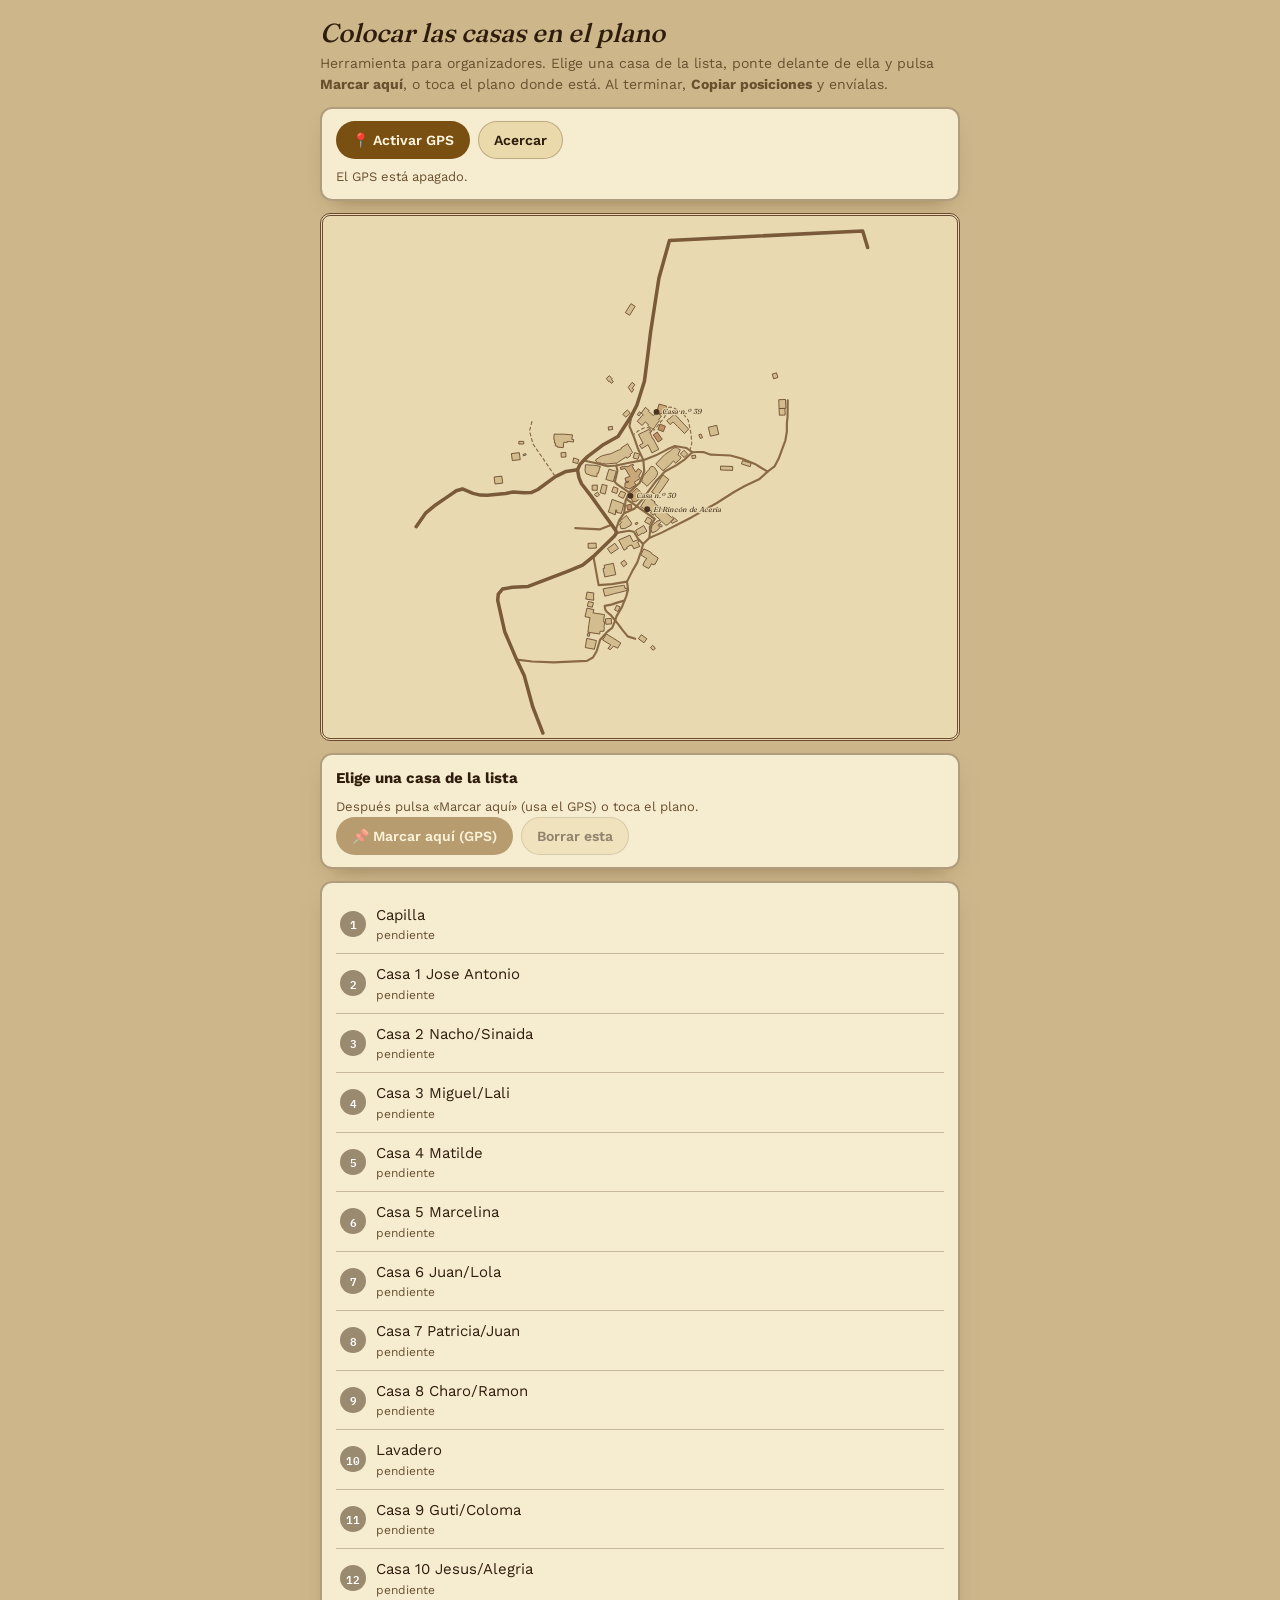
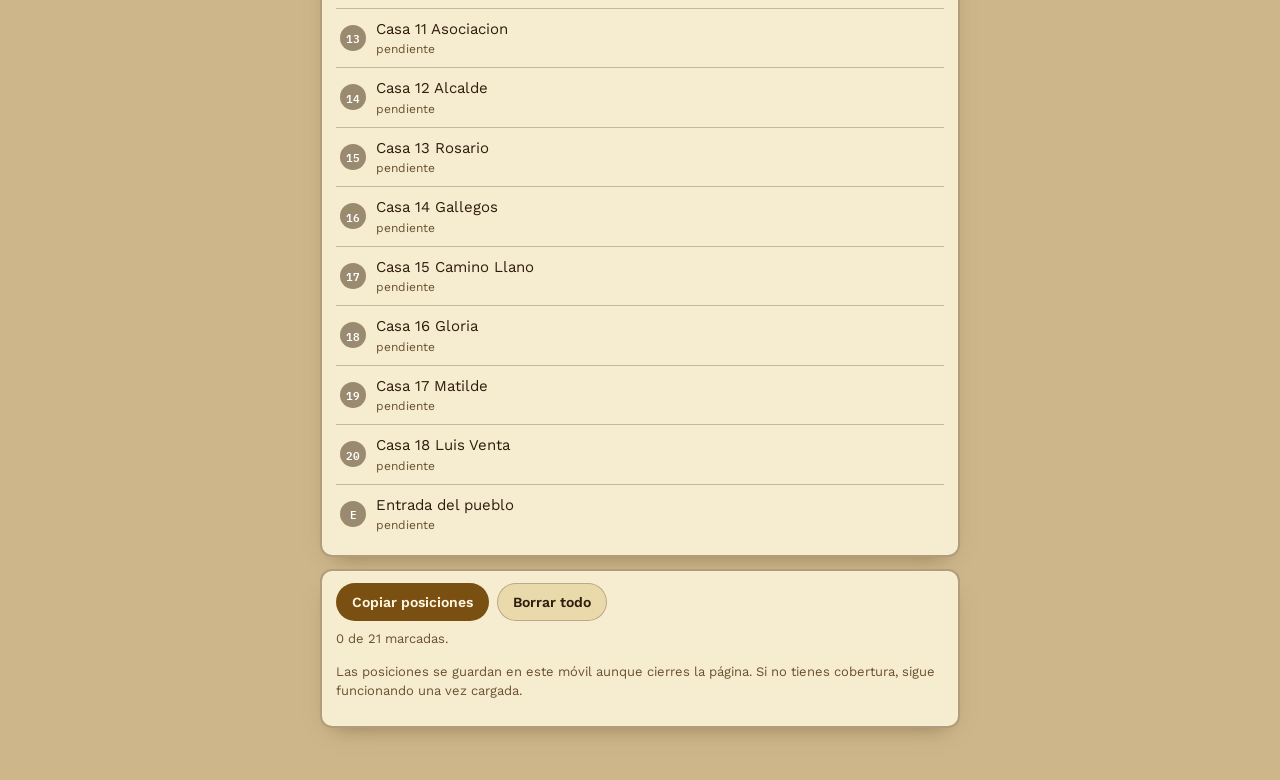
<file: colocar.html>
<!doctype html>
<html lang="es"><head><meta charset="utf-8">
<meta name="viewport" content="width=device-width, initial-scale=1, viewport-fit=cover">
<meta name="robots" content="noindex">
<meta name="theme-color" content="#cdb68a">
<title>Colocar casas · Pegollín</title>
<style>
@font-face {
  font-family: 'Fraunces';
  font-style: normal;
  font-weight: 300 900;
  font-display: swap;
  src: url(fonts/Fraunces-300-900-latin-ext.woff2) format('woff2');
  unicode-range: U+0100-02BA, U+02BD-02C5, U+02C7-02CC, U+02CE-02D7, U+02DD-02FF, U+0304, U+0308, U+0329, U+1D00-1DBF, U+1E00-1E9F, U+1EF2-1EFF, U+2020, U+20A0-20AB, U+20AD-20C4, U+2113, U+2C60-2C7F, U+A720-A7FF;
}
@font-face {
  font-family: 'Fraunces';
  font-style: normal;
  font-weight: 300 900;
  font-display: swap;
  src: url(fonts/Fraunces-300-900-latin.woff2) format('woff2');
  unicode-range: U+0000-00FF, U+0131, U+0152-0153, U+02BB-02BC, U+02C6, U+02DA, U+02DC, U+0304, U+0308, U+0329, U+2000-206F, U+20AC, U+2122, U+2191, U+2193, U+2212, U+2215, U+FEFF, U+FFFD;
}
@font-face {
  font-family: 'IBM Plex Mono';
  font-style: normal;
  font-weight: 500;
  font-display: swap;
  src: url(fonts/IBMPlexMono-500-latin-ext.woff2) format('woff2');
  unicode-range: U+0100-02BA, U+02BD-02C5, U+02C7-02CC, U+02CE-02D7, U+02DD-02FF, U+0304, U+0308, U+0329, U+1D00-1DBF, U+1E00-1E9F, U+1EF2-1EFF, U+2020, U+20A0-20AB, U+20AD-20C4, U+2113, U+2C60-2C7F, U+A720-A7FF;
}
@font-face {
  font-family: 'IBM Plex Mono';
  font-style: normal;
  font-weight: 500;
  font-display: swap;
  src: url(fonts/IBMPlexMono-500-latin.woff2) format('woff2');
  unicode-range: U+0000-00FF, U+0131, U+0152-0153, U+02BB-02BC, U+02C6, U+02DA, U+02DC, U+0304, U+0308, U+0329, U+2000-206F, U+20AC, U+2122, U+2191, U+2193, U+2212, U+2215, U+FEFF, U+FFFD;
}
@font-face {
  font-family: 'IBM Plex Mono';
  font-style: normal;
  font-weight: 600;
  font-display: swap;
  src: url(fonts/IBMPlexMono-600-latin-ext.woff2) format('woff2');
  unicode-range: U+0100-02BA, U+02BD-02C5, U+02C7-02CC, U+02CE-02D7, U+02DD-02FF, U+0304, U+0308, U+0329, U+1D00-1DBF, U+1E00-1E9F, U+1EF2-1EFF, U+2020, U+20A0-20AB, U+20AD-20C4, U+2113, U+2C60-2C7F, U+A720-A7FF;
}
@font-face {
  font-family: 'IBM Plex Mono';
  font-style: normal;
  font-weight: 600;
  font-display: swap;
  src: url(fonts/IBMPlexMono-600-latin.woff2) format('woff2');
  unicode-range: U+0000-00FF, U+0131, U+0152-0153, U+02BB-02BC, U+02C6, U+02DA, U+02DC, U+0304, U+0308, U+0329, U+2000-206F, U+20AC, U+2122, U+2191, U+2193, U+2212, U+2215, U+FEFF, U+FFFD;
}
@font-face {
  font-family: 'Work Sans';
  font-style: normal;
  font-weight: 400;
  font-display: swap;
  src: url(fonts/WorkSans-400-latin-ext.woff2) format('woff2');
  unicode-range: U+0100-02BA, U+02BD-02C5, U+02C7-02CC, U+02CE-02D7, U+02DD-02FF, U+0304, U+0308, U+0329, U+1D00-1DBF, U+1E00-1E9F, U+1EF2-1EFF, U+2020, U+20A0-20AB, U+20AD-20C4, U+2113, U+2C60-2C7F, U+A720-A7FF;
}
@font-face {
  font-family: 'Work Sans';
  font-style: normal;
  font-weight: 400;
  font-display: swap;
  src: url(fonts/WorkSans-400-latin.woff2) format('woff2');
  unicode-range: U+0000-00FF, U+0131, U+0152-0153, U+02BB-02BC, U+02C6, U+02DA, U+02DC, U+0304, U+0308, U+0329, U+2000-206F, U+20AC, U+2122, U+2191, U+2193, U+2212, U+2215, U+FEFF, U+FFFD;
}
@font-face {
  font-family: 'Work Sans';
  font-style: normal;
  font-weight: 500;
  font-display: swap;
  src: url(fonts/WorkSans-500-latin-ext.woff2) format('woff2');
  unicode-range: U+0100-02BA, U+02BD-02C5, U+02C7-02CC, U+02CE-02D7, U+02DD-02FF, U+0304, U+0308, U+0329, U+1D00-1DBF, U+1E00-1E9F, U+1EF2-1EFF, U+2020, U+20A0-20AB, U+20AD-20C4, U+2113, U+2C60-2C7F, U+A720-A7FF;
}
@font-face {
  font-family: 'Work Sans';
  font-style: normal;
  font-weight: 500;
  font-display: swap;
  src: url(fonts/WorkSans-500-latin.woff2) format('woff2');
  unicode-range: U+0000-00FF, U+0131, U+0152-0153, U+02BB-02BC, U+02C6, U+02DA, U+02DC, U+0304, U+0308, U+0329, U+2000-206F, U+20AC, U+2122, U+2191, U+2193, U+2212, U+2215, U+FEFF, U+FFFD;
}
@font-face {
  font-family: 'Work Sans';
  font-style: normal;
  font-weight: 600;
  font-display: swap;
  src: url(fonts/WorkSans-600-latin-ext.woff2) format('woff2');
  unicode-range: U+0100-02BA, U+02BD-02C5, U+02C7-02CC, U+02CE-02D7, U+02DD-02FF, U+0304, U+0308, U+0329, U+1D00-1DBF, U+1E00-1E9F, U+1EF2-1EFF, U+2020, U+20A0-20AB, U+20AD-20C4, U+2113, U+2C60-2C7F, U+A720-A7FF;
}
@font-face {
  font-family: 'Work Sans';
  font-style: normal;
  font-weight: 600;
  font-display: swap;
  src: url(fonts/WorkSans-600-latin.woff2) format('woff2');
  unicode-range: U+0000-00FF, U+0131, U+0152-0153, U+02BB-02BC, U+02C6, U+02DA, U+02DC, U+0304, U+0308, U+0329, U+2000-206F, U+20AC, U+2122, U+2191, U+2193, U+2212, U+2215, U+FEFF, U+FFFD;
}
@font-face {
  font-family: 'Work Sans';
  font-style: normal;
  font-weight: 700;
  font-display: swap;
  src: url(fonts/WorkSans-700-latin-ext.woff2) format('woff2');
  unicode-range: U+0100-02BA, U+02BD-02C5, U+02C7-02CC, U+02CE-02D7, U+02DD-02FF, U+0304, U+0308, U+0329, U+1D00-1DBF, U+1E00-1E9F, U+1EF2-1EFF, U+2020, U+20A0-20AB, U+20AD-20C4, U+2113, U+2C60-2C7F, U+A720-A7FF;
}
@font-face {
  font-family: 'Work Sans';
  font-style: normal;
  font-weight: 700;
  font-display: swap;
  src: url(fonts/WorkSans-700-latin.woff2) format('woff2');
  unicode-range: U+0000-00FF, U+0131, U+0152-0153, U+02BB-02BC, U+02C6, U+02DA, U+02DC, U+0304, U+0308, U+0329, U+2000-206F, U+20AC, U+2122, U+2191, U+2193, U+2212, U+2215, U+FEFF, U+FFFD;
}
:root{ --wood:#cdb68a; --paper:#f6ecd0; --paper2:#ead9ab; --ink:#2e1c0c; --dim:#69502f; --gold:#7a4f12; --ember:#a8481f; --ok:#3f6a3a; --line:rgba(70,45,20,.28); }
*{ box-sizing:border-box; }
body{ margin:0; background:var(--wood); color:var(--ink); font:15px/1.5 "Work Sans", system-ui, sans-serif; padding:0 14px 40px; }
.page{ max-width:640px; margin:0 auto; }
h1{ font:italic 500 26px/1.2 "Fraunces", Georgia, serif; margin:18px 0 4px; }
.lead{ margin:0 0 12px; color:var(--dim); font-size:14px; }
.card{ background:var(--paper); border:2px solid rgba(92,60,25,.45); border-radius:12px; padding:12px 14px; margin:12px 0; box-shadow:0 10px 22px -14px rgba(80,50,15,.6); }
.row{ display:flex; gap:8px; flex-wrap:wrap; align-items:center; }
button{ font:600 14px "Work Sans", sans-serif; color:var(--ink); background:var(--paper2); border:1px solid var(--line); border-radius:999px; padding:10px 15px; cursor:pointer; }
button.main{ background:var(--gold); color:#fff6df; border-color:transparent; }
button:disabled{ opacity:.5; cursor:default; }
.mapwrap{ border:3px double #6b4a30; border-radius:10px; overflow:hidden; background:#e8d9b0; }
#map{ display:block; width:100%; height:auto; max-height:58vh; touch-action:manipulation; }
.b{ fill:#d3bd8e; stroke:#6b4a30; stroke-width:.9; } .b.house{ fill:#c9a878; } .b.barn{ fill:#bf9266; }
.rd{ fill:none; stroke:#8a6a45; stroke-linecap:round; stroke-linejoin:round; } .rd.main{ stroke-width:3.6; stroke:#7a5a38; } .rd.res{ stroke-width:2.2; } .rd.min{ stroke-width:1.2; stroke-dasharray:3 3; }
.lm text{ font:italic 7.5px "Fraunces", Georgia, serif; fill:#4a3320; paint-order:stroke; stroke:#e8d9b0; stroke-width:2.4px; } .lm circle{ fill:#4a3320; }
.pin circle{ stroke:#fff3d6; stroke-width:1.8; } .pin text{ font:700 8px "IBM Plex Mono", monospace; fill:#fff; text-anchor:middle; dominant-baseline:central; pointer-events:none; }
.pin.sel circle{ stroke:#f3b43f; stroke-width:3; }
.ring{ fill:none; stroke:#f3b43f; stroke-width:2; }
.gps-dot{ fill:#2f6fe0; stroke:#fff; stroke-width:2; } .gps-acc{ fill:#2f6fe0; opacity:.18; }
.status{ font-size:13px; color:var(--dim); min-height:1.4em; margin:8px 0 0; }
.status b{ color:var(--ink); } .warn{ color:var(--ember); }
ul{ list-style:none; margin:0; padding:0; }
li.item{ display:flex; align-items:center; gap:10px; padding:9px 4px; border-bottom:1px solid var(--line); cursor:pointer; }
li.item:last-child{ border-bottom:none; }
li.item.sel{ background:rgba(243,180,63,.22); border-radius:8px; }
.dot{ width:26px; height:26px; flex:none; border-radius:50%; display:flex; align-items:center; justify-content:center; font:700 11px "IBM Plex Mono", monospace; color:#fff; background:#9a8a70; }
li.done .dot{ background:var(--ok); }
.nm{ flex:1; min-width:0; } .nm small{ display:block; color:var(--dim); font-size:12px; }
.sub{ font-size:13px; color:var(--dim); }
</style></head><body><div class="page">
<h1>Colocar las casas en el plano</h1>
<p class="lead">Herramienta para organizadores. Elige una casa de la lista, ponte delante de ella y pulsa <b>Marcar aquí</b>, o toca el plano donde está. Al terminar, <b>Copiar posiciones</b> y envíalas.</p>

<div class="card">
  <div class="row">
    <button id="gpsBtn" class="main" type="button">📍 Activar GPS</button>
    <button id="zoomBtn" type="button">Acercar</button>
  </div>
  <p class="status" id="gpsStatus">El GPS está apagado.</p>
</div>

<div class="mapwrap"><svg id="map" viewBox="0 0 479.5 535.8" role="img" aria-label="Plano de Aciera"></svg></div>

<div class="card" id="selCard">
  <div><b id="selName">Elige una casa de la lista</b></div>
  <p class="status" id="selStatus">Después pulsa «Marcar aquí» (usa el GPS) o toca el plano.</p>
  <div class="row"><button id="markBtn" class="main" type="button" disabled>📌 Marcar aquí (GPS)</button><button id="clearBtn" type="button" disabled>Borrar esta</button></div>
</div>

<div class="card"><ul id="list"></ul></div>

<div class="card">
  <div class="row">
    <button id="copyBtn" class="main" type="button">Copiar posiciones</button>
    <button id="shareBtn" type="button" hidden>Compartir</button>
    <button id="resetBtn" type="button">Borrar todo</button>
  </div>
  <p class="status" id="expStatus"></p>
  <p class="sub">Las posiciones se guardan en este móvil aunque cierres la página. Si no tienes cobertura, sigue funcionando una vez cargada.</p>
</div>

<script>
(function(){
  var VW = 479.5, VH = 535.8;
  var BUILDINGS = [
    "219.5,312.7 225.8,307.4 231.3,315.4 230.3,316.2 230.9,317.1 227.4,319.1 224.2,320.8 220.2,320.9 218.9,316.2 220.8,314.6 219.5,312.7",
    "208.4,300.3 211.1,290.9 218.5,293.6 223.2,295.4 220.7,305.3 215.5,304.2 216,301.9 214.8,301.7 214.4,306.7 207.2,303.8 208.4,300.3",
    "201.3,435.2 205.4,429.1 212.9,433.7 220.1,438.3 216.8,443.6 212.5,441.5 209.3,445.1 206.9,443.8 209.8,440.1 208.9,439.7 201.3,435.2",
    "183.3,261.4 183.8,255.3 190.8,255.8 194.4,256 199,257.1 197.9,260.5 197,264.1 195.8,263.9 195.5,267.6 189.6,266.5 184.3,264.4 183.3,261.4",
    "230.3,287.2 230.9,284.4 236.5,279.4 237.5,280.4 240.2,282.9 242.1,284.4 244.4,285.4 237.9,291.6 235.3,293.3 232.1,293.2 230.8,289.9 230.3,287.2",
    "267.2,210.3 269.5,207.8 269.9,208.3 275,203.3 278.3,206.5 282.9,211.5 285.7,214.5 289.6,218.7 285.5,223.3 281.5,219.2 278.6,216.3 273.8,211.5 273.5,211.9 273.1,211.6 270.8,214.2 267.2,210.3",
    "238.2,224.2 243.4,221.7 248.6,219.2 248.9,219.8 251,219.5 251.8,221.5 249.7,221.7 251.3,225.3 252.7,228.6 253.2,228.4 259,239.4 252,243.2 248,234.8 241.6,238.8 239.2,235.3 242.9,233.3 238.2,224.2",
    "241.6,272.9 241.8,270.4 243.4,266.7 247.3,262.1 249.2,260 249.7,258.7 250.3,257.9 251.9,256.9 253.5,257.4 254.9,258.4 257.9,263.2 257.3,265.9 255.6,268.6 253.7,270.6 247,277.5 243.8,274.3 241.6,272.9",
    "246.6,351.4 245.6,351 240.5,347.9 243.7,341.7 248.8,344 251.7,345.8 251.5,346.4 258.5,351.1 255.1,357.7 254.2,357.1 253.6,358.2 251.5,356.8 250.9,358.4 248.8,361.7 245.8,360.5 242.7,358.5 244.1,355.1 246.6,351.4",
    "151.9,229.5 151.3,229.4 151.6,223.9 162.2,224 166,224.3 170.5,224.7 169.7,229.2 171.8,229.6 171.4,232 169.3,231.7 165.2,231.4 165.2,232.4 161.5,232.2 161,237.8 154.7,237.2 154.8,236.2 152.7,236 153,233.1 152,233.1 151.9,229.5",
    "217.9,332.6 229.3,327.6 232.7,334.3 237.6,332.2 238.7,334.2 237.4,334.8 239.5,339.2 233.4,341.6 231.6,337.9 229.4,338.1 226,340.2 226.7,341.1 223.3,343.1 217.9,332.6",
    "183.3,411.3 185.3,402.4 192.5,404.1 191.5,407.4 194,407.8 202.6,409 203.3,409.1 202.5,414.9 202.3,416.4 203.5,416.5 203.1,419.6 202.8,421.5 203.1,423.6 202.6,426.3 198.8,426.2 198.4,429.1 186.3,427.2 187.3,419.3 188.4,412.2 183.3,411.3",
    "256,254.6 261.6,248.5 265.3,244.8 266.5,244 271,241 272.5,239.7 274.7,237.9 277.8,237.8 279.5,239.2 281.2,239.9 278.7,245 282,247.7 280.6,249.9 276.2,253.8 274.4,251.4 271.6,253.8 271,255 268.5,257.1 263.4,261.5 259.8,258.1 256,254.6",
    "236.9,210.7 242.2,204.6 242.5,204.9 243.1,204 241,202.3 245.3,196.4 249.1,199.7 248.5,200.5 253.6,205 256.6,201.2 261.8,205.2 258.8,209.4 259.7,210.2 255.7,215.1 255.2,215.6 255.5,216 253,218.9 251.6,217.8 251.3,218.2 247.6,214.8 248.3,214 245.2,211.3 242,215.1 236.9,210.7",
    "201.9,382.7 206.8,381.7 212,381 212,380.8 212.7,380.7 216.4,380.1 218.7,379.8 222.5,379.2 222.7,379.2 223.6,379.1 224.3,382.2 226,382 226.2,382.9 226.4,383.7 226.4,383.9 226.5,384.1 226.5,384.4 223.8,385.1 217.8,386.6 213.3,387.6 208.3,389.1 206.7,389.5 203.6,390.2 201.9,382.7",
    "219.5,258 223.1,256.9 227.2,257.2 230.9,255.3 231,255.6 232.6,254.7 233.3,255.9 231.8,256.9 233.5,259.8 235.3,262.9 237.9,259.3 241.5,261.9 238.4,267 240.2,269.2 234,273.2 235.6,276.1 229.2,280.1 224.2,278.5 224.4,273.9 227.8,273.3 228.1,272.1 225.3,272.8 224.4,269.1 229.3,267.3 224.4,259.1 220.1,260.3 219.5,258",
    "204.7,270.4 207.9,259.9 208,259.9 208.6,260.1 212.5,261.2 212.6,261.2 212.8,261.2 213,261.1 213.1,261.1 213.3,261.1 213.5,261.1 213.7,261.2 213.9,261.2 214,261.3 214.2,261.4 214.4,261.5 214.5,261.6 214.7,261.7 214.8,261.8 214.9,262 215.3,262.1 215.4,262.1 212.4,272.2 212.3,272.7 208.1,271.4 205.1,270.5 204.8,270.4 204.7,270.4",
    "194.1,250.4 197.7,247.8 200.9,246.1 202.9,245.6 207.7,244.3 207.7,244.7 211.3,243.3 215,241.5 215.6,241.2 218.5,240 220.7,238.9 220.3,238.2 227,233.7 231,240.6 231.8,242 232.2,242.7 229.5,245 230.1,246.1 226.3,248.7 225.4,247.3 220.3,250.7 215.1,254.2 215,253.6 207.8,254.3 203.4,254.8 203.3,254.1 199.4,254.7 199.7,253.6 198.7,253.5 195.6,253.4 194.1,250.4",
    "243.4,300.1 240.4,298.3 244.6,291.7 246.9,288 255.3,293.5 254.5,294.7 260.2,299.1 267.7,305.6 272.3,309.6 273.2,308.5 274,309.3 273.7,311.2 268.3,316.9 266.1,317.3 264.2,315.5 261.9,313.4 258.1,317.5 260.4,319.7 256.8,323.4 252.1,325.3 251.1,321.6 251.9,318 255.2,314.9 255.5,315.2 257.1,313.2 260.7,312.2 255,307 255.6,305.7 254.7,305.1 253.6,307.2 250.5,305 251.6,303.1 249.8,301.9 248.9,303.2 243.4,300.1",
    "238.8,205.2 236.9,203.9 239.1,200.9 240.9,202.3 238.8,205.2",
    "281.1,244.2 284.8,240.5 288.7,244.1 285.2,247.8 281.1,244.2",
    "213.7,404.4 215.7,399.7 219.4,401.2 217.1,406 213.7,404.4",
    "271.4,314 275.4,310.1 278.3,312.9 272.6,315.5 271.4,314",
    "259.7,317.4 260.7,316.1 262.7,318.1 261.6,319.4 259.7,317.4",
    "238.1,433.9 241.1,429.8 246.8,433.9 243.8,438.1 238.1,433.9",
    "220,355.9 223.6,353.3 226.5,357.1 222.8,360 220,355.9",
    "232.7,248.3 234.3,242.8 239.3,244.5 237.7,249.7 232.7,248.3",
    "97.9,267 98.8,274.2 90.9,275.1 90,267.9 97.9,267",
    "159,247.6 158.6,243.1 163.6,242.6 163.8,247.3 159,247.6",
    "250.5,443.2 252.7,440.8 255.6,443.4 253.4,445.8 250.5,443.2",
    "322.5,256.7 334.9,257.1 334.8,261.1 322.4,260.7 322.5,256.7",
    "185.7,400.4 186.9,395.7 192,396.9 190.8,401.6 185.7,400.4",
    "170.8,252.8 171.6,248.3 177,250.1 175.7,254.1 170.8,252.8",
    "204.3,413.5 210.2,413.1 210.5,418.7 204.7,419.1 204.3,413.5",
    "107.7,243.9 115.9,242.9 116.8,250.1 108.7,251 107.7,243.9",
    "388.8,204.3 382.8,204.5 382.5,197.6 388.5,197.4 388.8,204.3",
    "230.4,90 234.8,92.7 229.1,101.9 224.7,99.2 230.4,90",
    "190.6,276.4 196,276.2 195.9,281.5 190.7,281.4 190.6,276.4",
    "253.3,224.7 257.5,221.8 262.6,229.2 258.4,232.1 253.3,224.7",
    "226.1,296.8 230.7,295.9 231.5,300.8 227,301.6 226.1,296.8",
    "119.6,244.8 122.3,243.8 122.9,245.2 120.2,246.2 119.6,244.8",
    "206.3,341.4 213.9,335.9 217.7,341.3 209.9,346.5 206.3,341.4",
    "244.5,313.8 247.4,309 252.3,311.7 249.4,316.7 244.5,313.8",
    "375.5,162.3 379.9,161 381.3,165.8 376.9,167.1 375.5,162.3",
    "258.1,219.2 260.3,213.6 265.8,215.8 263.7,221.4 258.1,219.2",
    "185.5,431 186.1,428.4 188.2,428.7 187.7,431.4 185.5,431",
    "217.5,287.4 220,282.3 225.2,284.5 222.6,289.9 217.5,287.4",
    "292.8,246.1 296.6,245.4 297.1,248.3 293.4,249.1 292.8,246.1",
    "234.7,315.4 236.9,314.3 237.7,315.8 235.4,316.8 234.7,315.4",
    "343.9,254.5 345.1,251 353.9,253.8 352.8,257.3 343.9,254.5",
    "300.1,224.6 302.3,223.7 304,227.5 301.7,228.4 300.1,224.6",
    "210.7,283.1 212.6,277.9 217.2,279.7 215.9,284.9 210.7,283.1",
    "198.8,284 200.9,275.5 206,276.7 204,285.4 198.8,284",
    "229.8,202.1 225.3,206.6 222,203.6 226.7,199.1 229.8,202.1",
    "207.1,216.5 211.3,215.9 211.7,219.1 207.5,219.8 207.1,216.5",
    "115.4,234.1 115.4,231.3 120.4,231.4 120.5,234 115.4,234.1",
    "388.5,197.4 382.5,197.6 382.2,188.6 389.1,188.3 389.5,197.4 388.5,197.4",
    "193,285.8 196,283.4 198.2,286.3 196.2,287.9 194.4,287.6 193,285.8",
    "309.9,216.9 318.5,214.9 320.6,224.1 312,226 311.2,222.6 309.9,216.9",
    "184.1,393.2 185.4,386 192.3,386.9 192.1,390.9 192.3,394.4 184.1,393.2",
    "257,201.1 259.3,193 267.2,195.2 264.9,204.2 261.3,202.3 260.9,203.2 257,201.1",
    "183.6,443 185.1,433.5 195.1,435.8 192.9,444.7 183.6,443",
    "227.7,175.9 231.6,170.7 234.5,173.1 231.7,177 233.4,178.1 231.2,181.1 227.7,175.9",
    "186.4,336 189.3,335.9 194.7,335.8 194.9,340.9 189.4,341 186.6,341 186.4,336",
    "208.6,169.5 207.8,170.2 205.1,166.8 208.4,163.9 211.3,167.3 210.6,167.8 212.4,170.1 210.4,171.8 208.6,169.5",
    "237.8,328.2 235.2,322.7 239.6,320.1 243.6,317.7 246.9,323.6 242.9,325.9 242.6,325.4 237.8,328.2",
    "251.6,283.4 255.9,277.3 259.6,271.4 263.3,265.6 269.4,270.4 266.3,274.9 262,281.2 257.6,287 251.6,283.4",
    "212.4,356.5 202.9,358.5 203.5,361.5 201.8,361.8 203.6,370.5 214.9,368.1 212.4,356.5"
  ], ROADS = [
    {type:"residential", pts:"234.8,434 227.1,431.5 221.9,425.1 217.3,418.9 214.3,415.2 209.7,409.6 205.6,406.2 204,403.8 203.5,400.2 210.2,398.9 217.2,396.6 223.8,394.8"},
    {type:"residential", pts:"243.2,250.6 227.3,253.5 215.4,256.1 206.4,256.9 193.9,253.6 181.7,251"},
    {type:"residential", pts:"191.9,349.4 197.3,378.9 211.1,377.8 226.4,375.3"},
    {type:"residential", pts:"214.7,322.4 218.5,312.1 223.5,305.1 224.9,292.3 225.7,290.5 228.6,283.7 239.4,273.8 244.1,262 243.2,250.6 237.9,239.5 233.1,225.7 232.6,224.7 228.9,215.7 231.1,204.8"},
    {type:"residential", pts:"215.4,256.1 216.6,261.6 213.9,273.1 216.8,275.8 228.6,283.7"},
    {type:"residential", pts:"223.5,305.1 234,300.6 236.3,297.9 242.2,290.9 256.3,271.9 265.3,262.3 277.6,255.4 285.8,249.7 293.5,242.5 299,242.2"},
    {type:"unclassified", pts:"175.6,260.5 163.9,262.2 152.9,267.5 134.9,280.7 128,283.9 120.9,284.1 109.4,283.3 101.9,284.8 82.9,286.7 75.8,286.5 68.3,284.7 57.5,280.2 51.2,282 39.8,289.9 29.9,296.6 20,304.7 10,318.9"},
    {type:"residential", pts:"215.6,325.3 228.7,323.1 233.4,324.1 237.6,331.1 242.9,336.7 241.1,343.6 237,355.5 232.1,364 226.4,375.3 227.5,383.5 225.6,390.4 223.8,394.8 221.3,401.3 215.6,411 214.3,415.2 211.2,422.8 206.3,426.6 198.8,434.9 195.1,447 191.4,453.2 185.3,456.6 151.1,458.2 129.1,457.3 113.1,455.3"},
    {type:"service", pts:"210.6,316.8 198.9,321.6 173.3,320.4"},
    {type:"residential", pts:"242.9,336.7 249.3,330.6 250.1,323.3 249.8,319.3 255,310.8 236.3,297.9"},
    {type:"service", pts:"249.3,330.6 262,325 292.4,309.4 318.6,294.6 336.3,283.3 347.3,277.2 362,270.3 370.7,262.4 377.8,257.1 382.1,249 389,230.2 390.5,221.2 390.5,212.6 391.2,206.2 391.4,189.1"},
    {type:"service", pts:"370.7,262.4 362.8,257.6 357.7,254.5 344.8,249.2 332.6,245.8 321.1,245.3 312.4,245 304.8,242.3 299,242.2"},
    {type:"tertiary", pts:"140.1,530.7 129.7,503.9 121,472 113.1,455.3 100.9,426.7 93.7,394.6 94.3,388 98.6,382.9 109,381 125,380.2 164.7,365.1 180.9,358.4 191.9,349.4 213.3,328.6 215.6,325.3 214.7,322.4 210.6,316.8 189.2,287 179.7,274.8 177,268.2 175.6,260.5 178,255.3 181.7,251 185.9,247 202.4,234.5 217.2,226.4 231.1,204.8 236.6,194 244.3,169.7 247.9,141.7 250.6,119.4 259.2,63.6 270,25.1 468.3,15.3 473.4,32.3"},
    {type:"residential", pts:"243.2,250.6 256,245.7 267.9,239.5 275.5,236.1 287.3,238.1 290.9,240.7 293.5,242.5"},
    {type:"footway", pts:"290.9,240.7 292.9,233.4 292.1,223.4 289.4,209.9 283.4,201.9 274,196.8 270.2,196.1 268.2,197.2 267,202.8 263.9,208.1 260.4,211.9 257.3,215.9 254,219.9 250.8,218.6 247.9,217.1 243.7,217.6 238.1,220.5 232.6,224.7"},
    {type:"residential", pts:"236.3,297.9 225.7,290.5"},
    {type:"track", pts:"128.8,211.1 126.4,220.6 129.8,233.8 152.9,267.5"}
  ], LANDMARKS = [
    { label:"El Rincón de Aceria", kind:"restaurante", x:247.1, y:301 },
    { label:"Casa n.º 30", kind:"casa numerada", x:230, y:287.2 },
    { label:"Casa n.º 39", kind:"casa numerada", x:256.7, y:201.1 }
  ], BTYPES = { 4:"house", 15:"house", 60:"house", 38:"barn", 39:"barn", 44:"barn" };
  var HOUSES = [{"pin": "p1", "name": "Capilla"}, {"pin": "p2", "name": "Casa 1 Jose Antonio"}, {"pin": "p3", "name": "Casa 2 Nacho/Sinaida"}, {"pin": "p4", "name": "Casa 3 Miguel/Lali"}, {"pin": "p5", "name": "Casa 4 Matilde"}, {"pin": "p6", "name": "Casa 5 Marcelina"}, {"pin": "p7", "name": "Casa 6 Juan/Lola"}, {"pin": "p8", "name": "Casa 7 Patricia/Juan"}, {"pin": "p9", "name": "Casa 8 Charo/Ramon"}, {"pin": "p10", "name": "Lavadero"}, {"pin": "p11", "name": "Casa 9 Guti/Coloma"}, {"pin": "p12", "name": "Casa 10 Jesus/Alegria"}, {"pin": "p13", "name": "Casa 11 Asociacion"}, {"pin": "p14", "name": "Casa 12 Alcalde"}, {"pin": "p15", "name": "Casa 13 Rosario"}, {"pin": "p16", "name": "Casa 14 Gallegos"}, {"pin": "p17", "name": "Casa 15 Camino Llano"}, {"pin": "p18", "name": "Casa 16 Gloria"}, {"pin": "p19", "name": "Casa 17 Matilde"}, {"pin": "p20", "name": "Casa 18 Luis Venta"}, {"pin": "entrada", "name": "Entrada del pueblo"}];
  var LAT0 = 43.2041070, LON0 = -6.0077236, R = 111320, COS = Math.cos(LAT0*Math.PI/180), X0 = -238, Y0 = -256;
  var NS = "http://www.w3.org/2000/svg", KEY = "aciera-colocar-v1";
  var svg = document.getElementById("map");
  var saved = {}; try{ saved = JSON.parse(localStorage.getItem(KEY)) || {}; }catch(e){}
  function persist(){ try{ localStorage.setItem(KEY, JSON.stringify(saved)); }catch(e){} }
  function el(tag, attrs, parent){ var e = document.createElementNS(NS, tag); for(var k in attrs) e.setAttribute(k, attrs[k]); if(parent) parent.appendChild(e); return e; }

  // plano
  BUILDINGS.forEach(function(p, i){ el("polygon", { points:p, "class":"b" + (BTYPES[i] ? " " + BTYPES[i] : "") }, svg); });
  var rcls = { residential:"res", service:"res", unclassified:"main", tertiary:"main", footway:"min", track:"min" };
  ROADS.forEach(function(r){ el("polyline", { points:r.pts, "class":"rd " + (rcls[r.type] || "min") }, svg); });
  LANDMARKS.forEach(function(l){ var g = el("g", { "class":"lm" }, svg); el("circle", { cx:l.x, cy:l.y, r:3 }, g); var t = el("text", { x:l.x+6, y:l.y+2.5 }, g); t.textContent = l.label; });
  var pinsG = el("g", {}, svg), gpsG = el("g", {}, svg);

  var sel = null, last = null, zoomed = false, watchId = null;
  function find(key){ return HOUSES.filter(function(h){ return h.pin === key; })[0]; }
  function label(h){ return h.pin === "entrada" ? "E" : h.pin.replace("p", ""); }

  function drawPins(){
    pinsG.innerHTML = "";
    HOUSES.forEach(function(h){
      var s = saved[h.pin]; if(!s) return;
      var g = el("g", { "class":"pin" + (sel === h.pin ? " sel" : ""), transform:"translate(" + s.x + "," + s.y + ")" }, pinsG);
      el("circle", { r:7, fill: sel === h.pin ? "#a8481f" : "#3f6a3a" }, g);
      var t = el("text", {}, g); t.textContent = label(h);
    });
  }
  function drawGps(){
    gpsG.innerHTML = "";
    if(!last) return;
    el("circle", { "class":"gps-acc", cx:last.x, cy:last.y, r:Math.max(last.acc, 3) }, gpsG);
    el("circle", { "class":"gps-dot", cx:last.x, cy:last.y, r:4 }, gpsG);
  }
  function setView(){
    var cx, cy;
    if(zoomed){
      var s = sel && saved[sel];
      if(last){ cx = last.x; cy = last.y; } else if(s){ cx = s.x; cy = s.y; } else { zoomed = false; }
    }
    if(!zoomed){ svg.setAttribute("viewBox", "0 0 " + VW + " " + VH); document.getElementById("zoomBtn").textContent = "Acercar"; return; }
    var w = 150, h = w * VH / VW;
    var x = Math.min(Math.max(cx - w/2, 0), VW - w), y = Math.min(Math.max(cy - h/2, 0), VH - h);
    svg.setAttribute("viewBox", x + " " + y + " " + w + " " + h);
    document.getElementById("zoomBtn").textContent = "Ver todo";
  }

  function renderList(){
    var ul = document.getElementById("list"); ul.innerHTML = "";
    var done = 0;
    HOUSES.forEach(function(h){
      var s = saved[h.pin]; if(s) done++;
      var li = document.createElement("li");
      li.className = "item" + (sel === h.pin ? " sel" : "") + (s ? " done" : "");
      li.innerHTML = '<span class="dot">' + label(h) + '</span><span class="nm">' + h.name +
        '<small>' + (s ? "✓ marcada" + (s.acc ? " · ±" + Math.round(s.acc) + " m" : " · a mano") : "pendiente") + '</small></span>';
      li.addEventListener("click", function(){ sel = h.pin; refresh(); });
      ul.appendChild(li);
    });
    document.getElementById("expStatus").textContent = done + " de " + HOUSES.length + " marcadas.";
  }
  function refresh(){
    var h = sel && find(sel), s = sel && saved[sel];
    document.getElementById("selName").textContent = h ? label(h) + " · " + h.name : "Elige una casa de la lista";
    document.getElementById("selStatus").innerHTML = h
      ? (s ? "Marcada. Puedes volver a marcarla o tocar el plano para corregirla." : "Ponte delante y pulsa «Marcar aquí», o toca el plano donde está.")
      : "Después pulsa «Marcar aquí» (usa el GPS) o toca el plano.";
    document.getElementById("markBtn").disabled = !h || !last;
    document.getElementById("clearBtn").disabled = !s;
    drawPins(); drawGps(); renderList(); setView();
  }

  // tocar el plano
  svg.addEventListener("click", function(ev){
    if(!sel) { document.getElementById("selStatus").textContent = "Primero elige una casa de la lista."; return; }
    var pt = svg.createSVGPoint(); pt.x = ev.clientX; pt.y = ev.clientY;
    var p = pt.matrixTransform(svg.getScreenCTM().inverse());
    if(p.x < 0 || p.y < 0 || p.x > VW || p.y > VH) return;
    saved[sel] = { x:+p.x.toFixed(1), y:+p.y.toFixed(1), src:"mapa", t:Date.now() };
    persist(); refresh();
  });

  // GPS
  var gpsBtn = document.getElementById("gpsBtn"), gpsStatus = document.getElementById("gpsStatus");
  function stopGps(){ if(watchId !== null){ navigator.geolocation.clearWatch(watchId); watchId = null; } last = null; gpsBtn.textContent = "📍 Activar GPS"; gpsStatus.textContent = "El GPS está apagado."; refresh(); }
  gpsBtn.addEventListener("click", function(){
    if(watchId !== null){ stopGps(); return; }
    if(!("geolocation" in navigator)){ gpsStatus.textContent = "Este navegador no permite usar el GPS."; return; }
    gpsBtn.textContent = "Apagar GPS"; gpsStatus.textContent = "Buscando señal GPS…";
    watchId = navigator.geolocation.watchPosition(function(pos){
      var lat = pos.coords.latitude, lon = pos.coords.longitude, acc = pos.coords.accuracy;
      var x = (lon - LON0) * COS * R - X0, y = -(lat - LAT0) * R - Y0;
      last = { x:x, y:y, lat:lat, lon:lon, acc:acc };
      var fuera = x < -40 || x > VW + 40 || y < -40 || y > VH + 40;
      gpsStatus.innerHTML = fuera ? '<span class="warn">Estás fuera del plano del pueblo.</span>' :
        "Precisión: <b>±" + Math.round(acc) + " m</b>" + (acc > 25 ? ' <span class="warn">· baja, espera unos segundos o toca el plano</span>' : " · buena");
      refresh();
    }, function(err){
      watchId = null; last = null; gpsBtn.textContent = "📍 Activar GPS";
      gpsStatus.innerHTML = '<span class="warn">No se pudo usar el GPS. Da permiso de ubicación a este navegador y vuelve a probar.</span>'; refresh();
    }, { enableHighAccuracy:true, maximumAge:2000, timeout:30000 });
  });
  document.getElementById("zoomBtn").addEventListener("click", function(){ zoomed = !zoomed; setView(); });
  document.getElementById("markBtn").addEventListener("click", function(){
    if(!sel || !last) return;
    saved[sel] = { x:+last.x.toFixed(1), y:+last.y.toFixed(1), lat:+last.lat.toFixed(6), lon:+last.lon.toFixed(6), acc:+last.acc.toFixed(1), src:"gps", t:Date.now() };
    persist(); refresh();
  });
  document.getElementById("clearBtn").addEventListener("click", function(){ if(sel){ delete saved[sel]; persist(); refresh(); } });
  document.getElementById("resetBtn").addEventListener("click", function(){
    if(confirm("¿Borrar TODAS las posiciones marcadas en este móvil?")){ saved = {}; persist(); refresh(); }
  });

  // exportar
  function exportText(){
    var pines = {}; HOUSES.forEach(function(h){ if(saved[h.pin]) pines[h.pin] = saved[h.pin]; });
    return JSON.stringify({ colocar:1, fecha:new Date().toISOString().slice(0,10), pines:pines });
  }
  var exp = document.getElementById("expStatus");
  document.getElementById("copyBtn").addEventListener("click", function(){
    var txt = exportText();
    function fallback(){ window.prompt("Copia este texto (Ctrl+C) y envíalo:", txt); }
    if(navigator.clipboard && navigator.clipboard.writeText){ navigator.clipboard.writeText(txt).then(function(){ exp.textContent = "¡Copiado! Pégalo en un mensaje y envíalo."; }, fallback); } else { fallback(); }
  });
  var shareBtn = document.getElementById("shareBtn");
  if(navigator.share){ shareBtn.hidden = false; shareBtn.addEventListener("click", function(){ navigator.share({ title:"Posiciones de las casas de Aciera", text:exportText() }).catch(function(){}); }); }

  if("serviceWorker" in navigator){ navigator.serviceWorker.register("sw.js").catch(function(){}); }
  refresh();
})();
</script></div></body></html>
</file>
